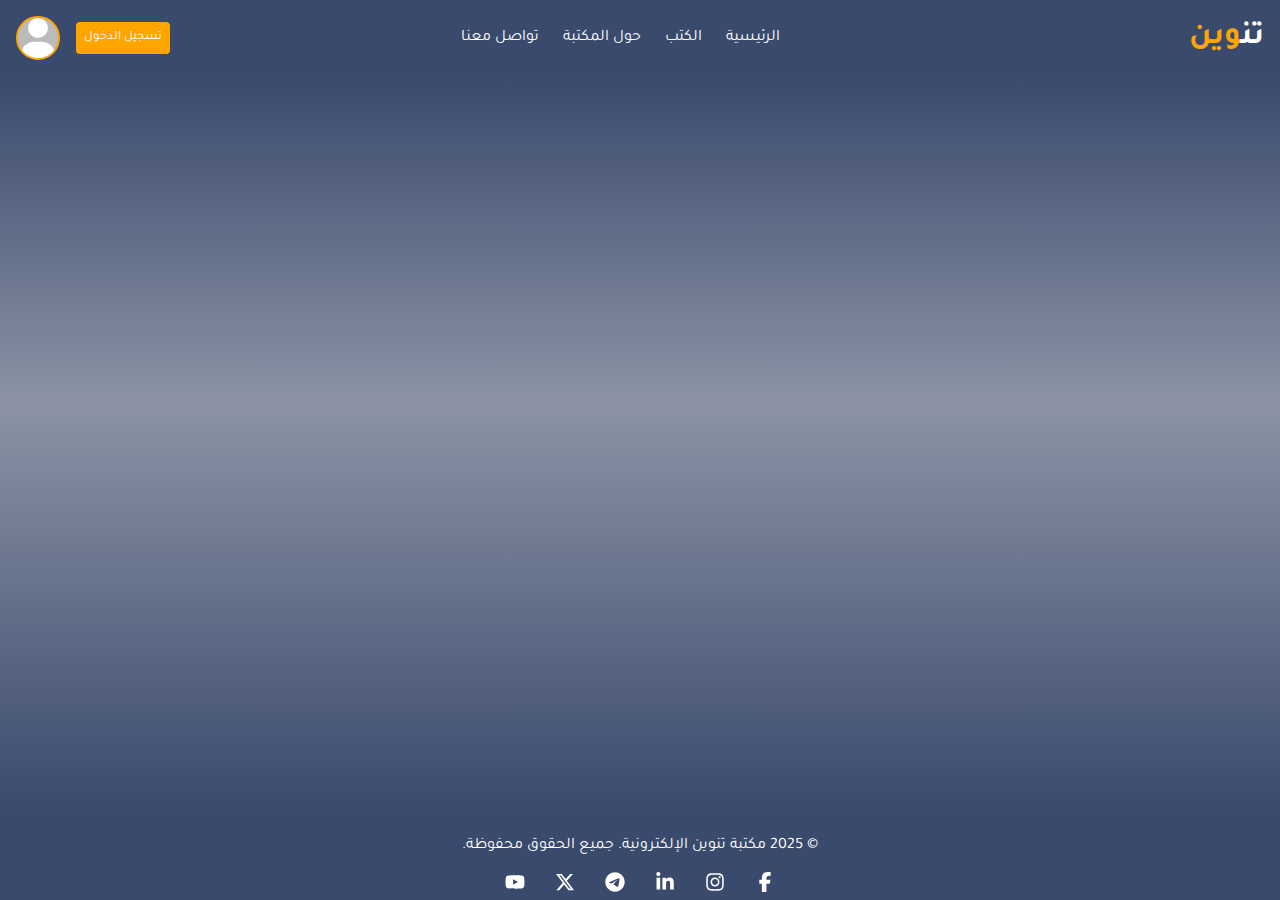
<file: index.html>
<!DOCTYPE html>
<html dir="rtl" lang="ar">

<head>
  <meta charset="UTF-8">
  <meta name="viewport" content="width=device-width, initial-scale=1.0">
  <title>تنوين</title>
  <link rel="stylesheet" href="/css/home.css">
  <link rel="stylesheet" href="/css/search.css">
</head>

<body>
  <div class="intro">
    <h1>اكتشف عالمًا من المعرفة مع تنوين</h1>
    <p> مكتبة إلكترونية عربية تحتوي على العديد من الكتب في مختلف المجالات.</p>
    <p>اقرأ في أي وقت وفي أي مكان.</p>

    <div class="buttons">
      <a href="/pages/browse-books.html">إبدأ القراءة</a>
      <a href="/pages/signup.html">إشترك الآن</a>
    </div>
  </div>

  <section>
    <div class="sec1">
      <h2>لماذا تنوين؟</h2>
      <ul>
        <li>آلاف الكتب في كل المجالات</li>
        <li>توصيات متخصصة</li>
        <li>معلومات موثوقة وعناوين مضمونة</li>
      </ul>
    </div>

    <div class="sec2">
      <h2>شاركنا خبرتك</h2>
      <p>إشترك معنا ليصلك جديد الأخبار والكتب.</p>
      <div class="email">
        <input type="email" id="email" placeholder="ادخل بريدك الإلكتروني." />
        <button onclick="subscribe()">إشترك</button>
      </div>
      <p id="message"></p>
    </div>

    <div class="sec3">
      <h2>كل شيء في مكان واحد</h2>
      <ul>
        <li>مجالات متعددة</li>
        <li>مؤلفين من جميع الفئات</li>
        <li>واجهة سهلة وبسيطة</li>
      </ul>
    </div>
  </section>


  <script src="/js/header-footer.js"></script>
  <script src="/js/home.js"></script>
</body>

</html>
</file>
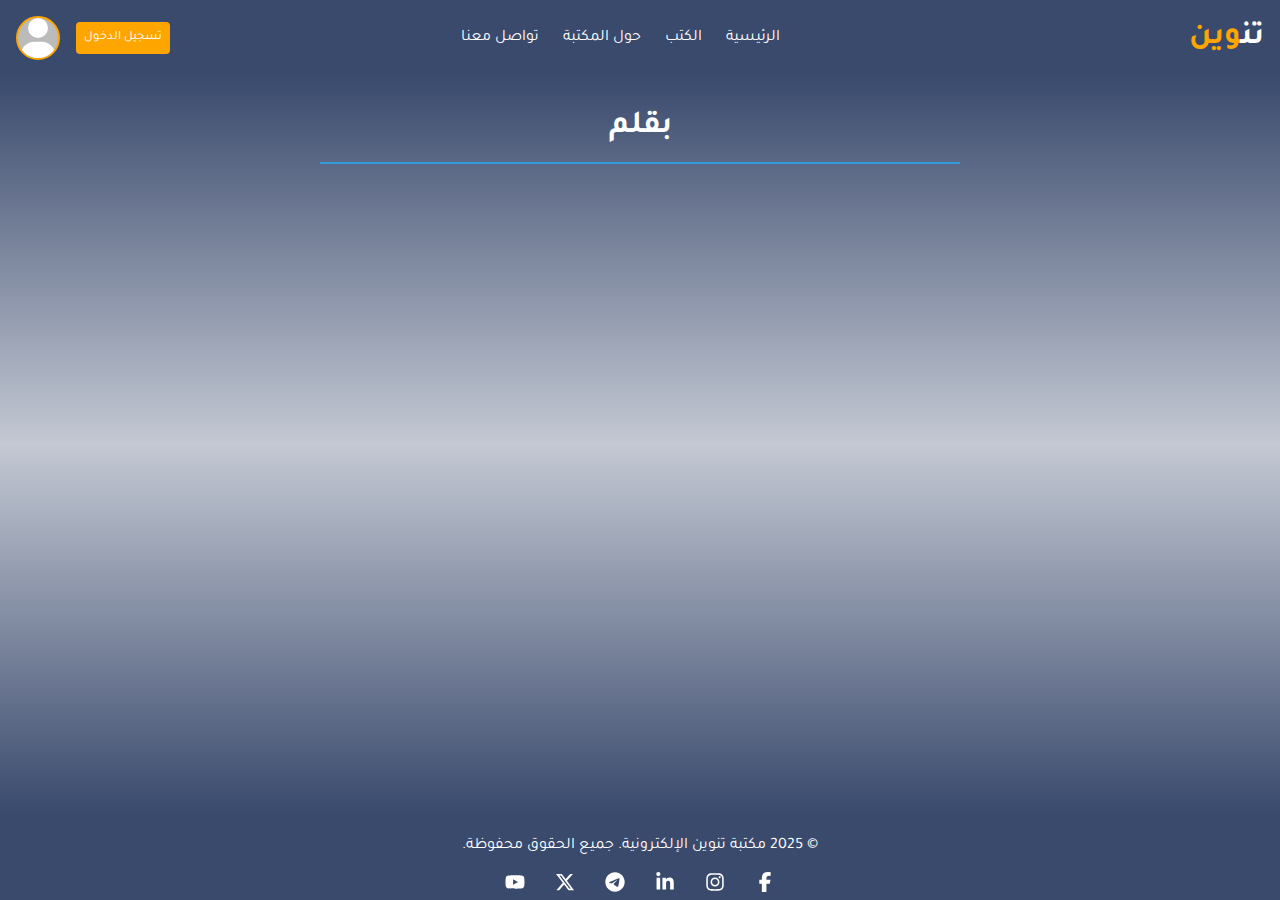
<file: pages/author.html>
<!DOCTYPE html>
<html lang="ar" dir="rtl">

<head>
    <meta charset="UTF-8">
    <meta name="viewport" content="width=device-width, initial-scale=1.0">
    <title>تنوين: متكتبة إلكترونية</title>
    <link rel="stylesheet" href="/css/grid-layout.css">
</head>

<body>
    <section>
        <h1>بقلم <span id="author"></span></h1>

        <div id="books-container"></div>
    </section>

    <script src="/js/header-footer.js"></script>
    <script src="/js/author.js"></script>
</body>

</html>
</file>
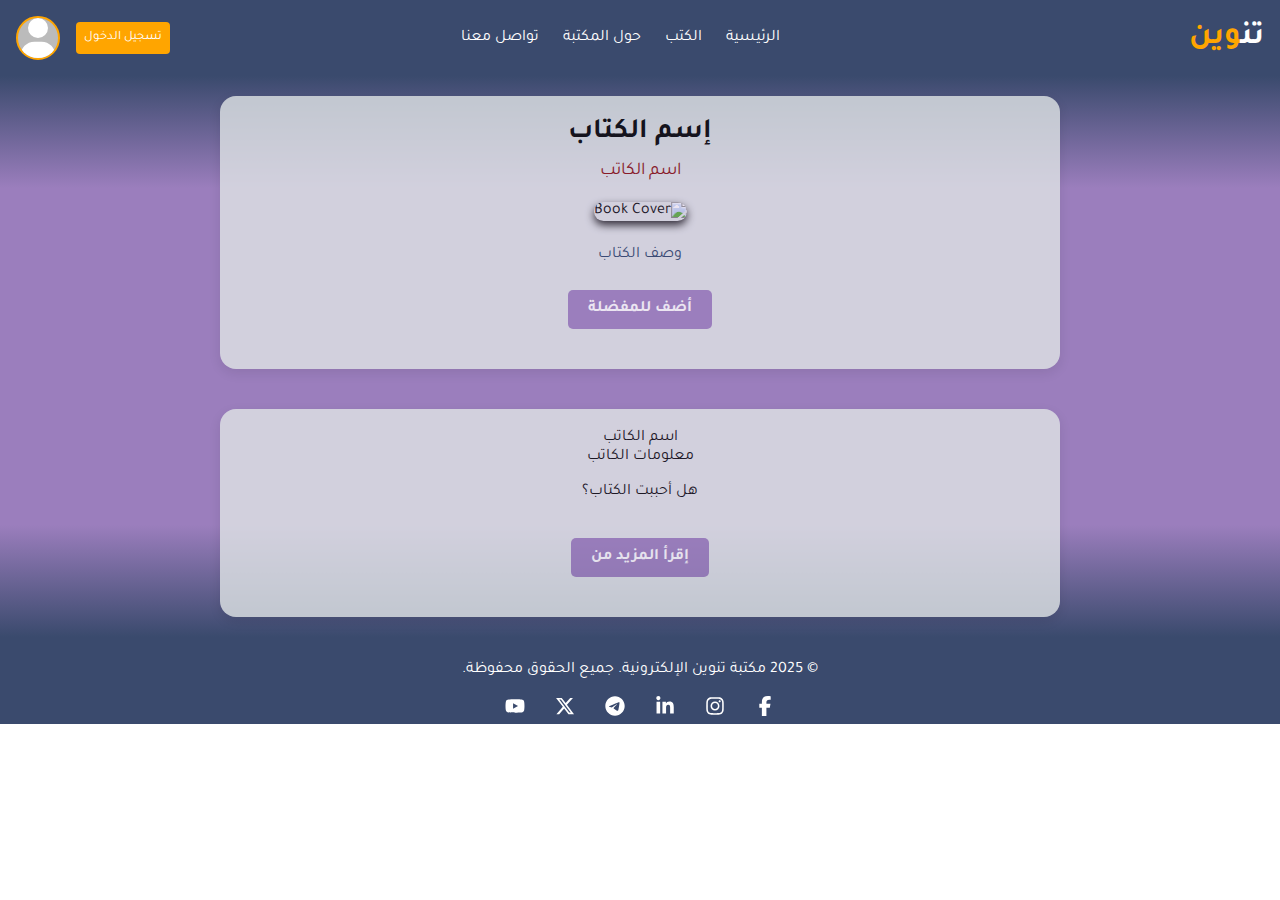
<file: pages/book-page.html>
<!DOCTYPE html>
<html dir="rtl" lang="ar">

<head>
    <meta charset="UTF-8">
    <meta name="viewport" content="width=device-width, initial-scale=1.0">
    <title>تنوين: متكتبة إلكترونية</title>
    <link rel="stylesheet" href="/css/book-page.css">
</head>

<body>
    <section>
        <div class="card">
            <div id="book-title">إسم الكتاب</div>
            <div id="book-author">اسم الكاتب </div>
            <img id="book-cover" height="360" alt="Book Cover">
            <div id="book-description">وصف الكتاب</div>
            <button class="favorite">أضف للمفضلة</button>
        </div>

        <div class="card">
            <div id="author-name">اسم الكاتب</div>
            <div id="author-about">معلومات الكاتب</div>
            <p>هل أحببت الكتاب؟</p>
            <button class="more" id="more">إقرأ المزيد من <span id="name"></span></button>
        </div>
    </section>

    <script src="/js/book.js"></script>
    <script src="/js/header-footer.js"></script>
</body>

</html>
</file>
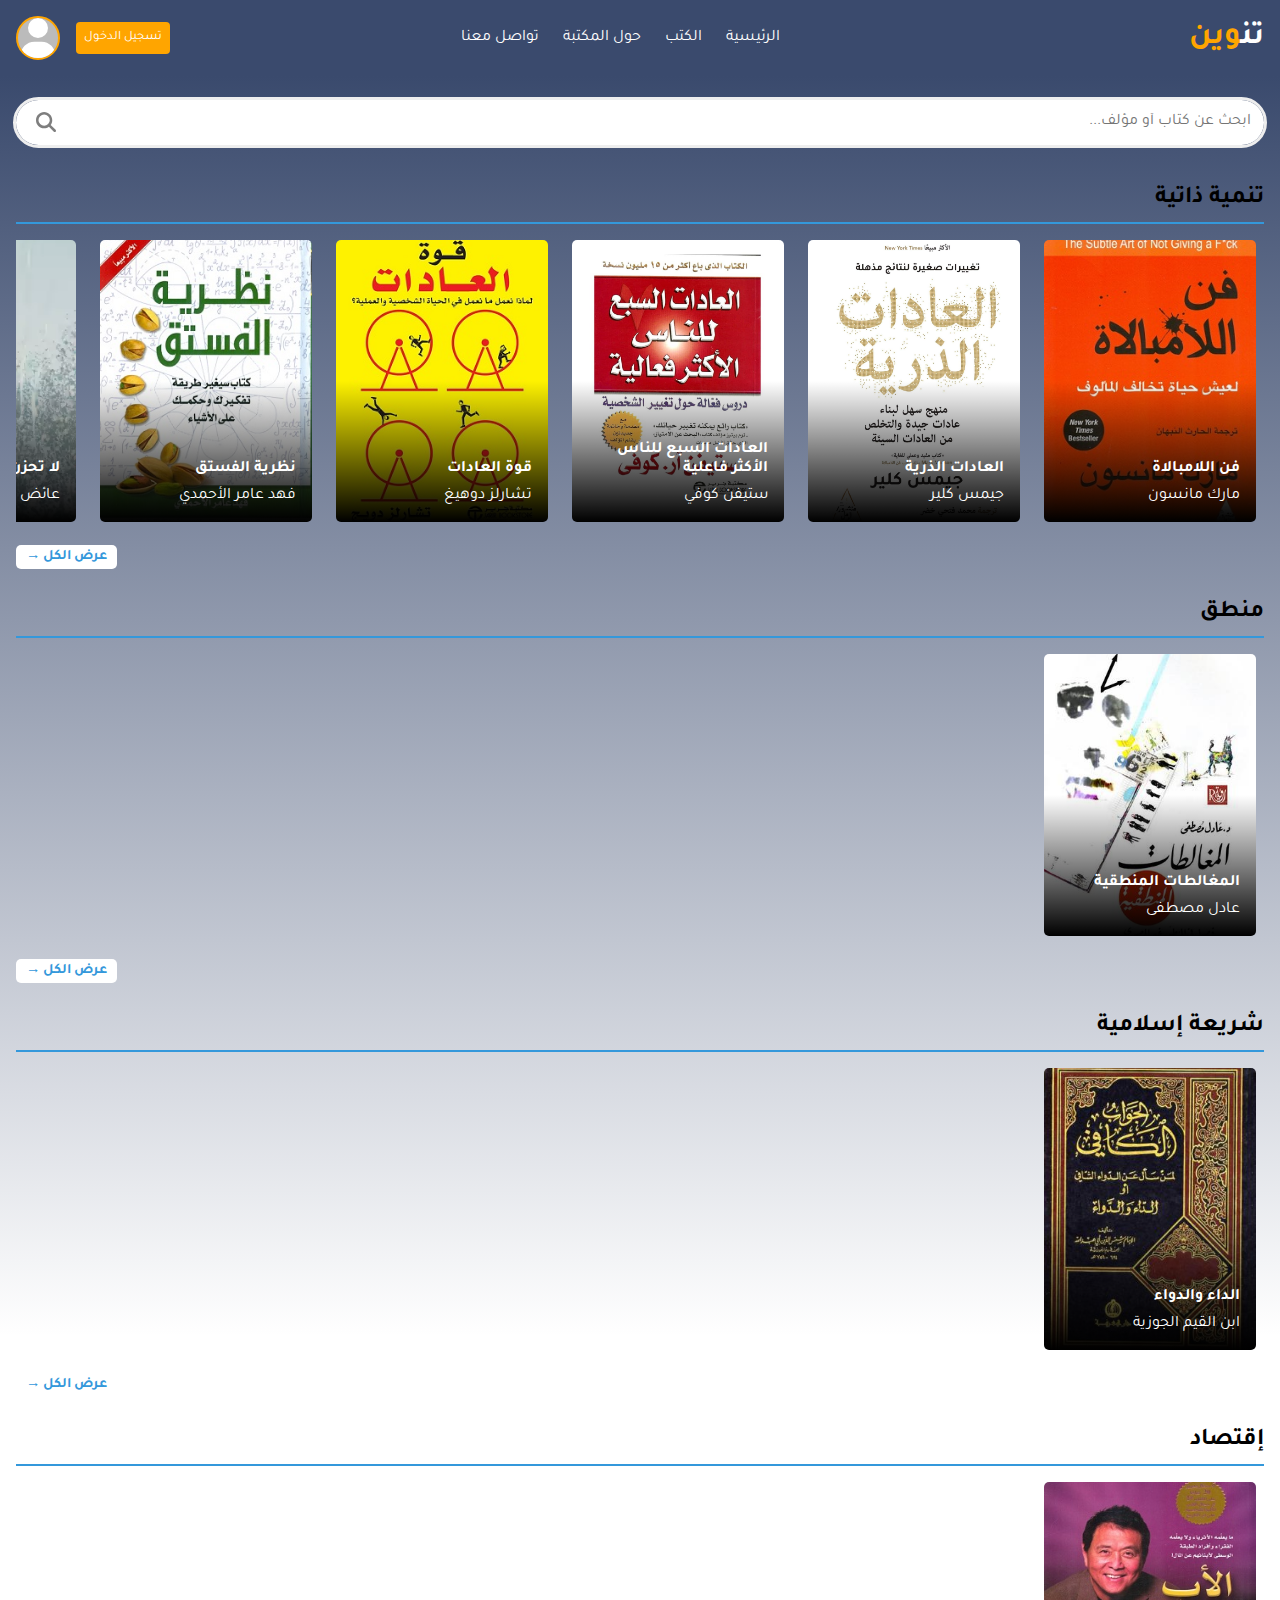
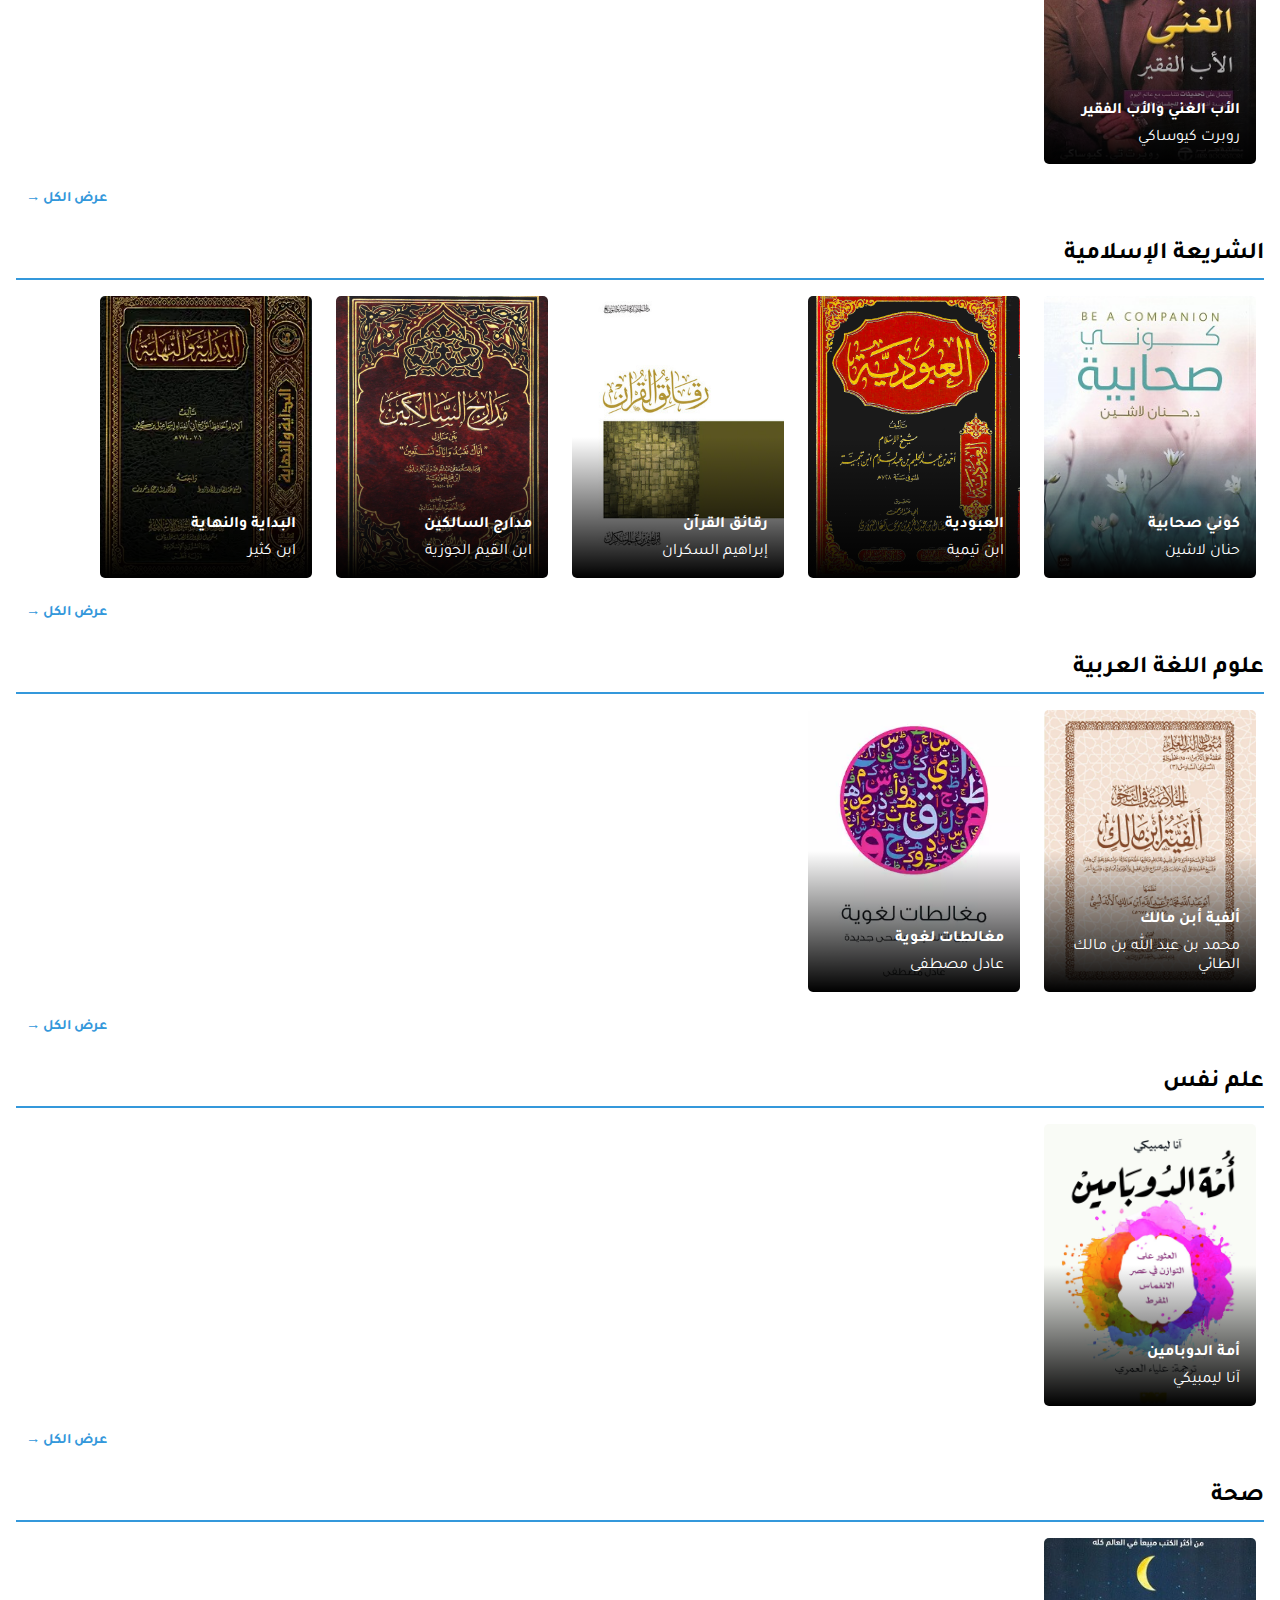
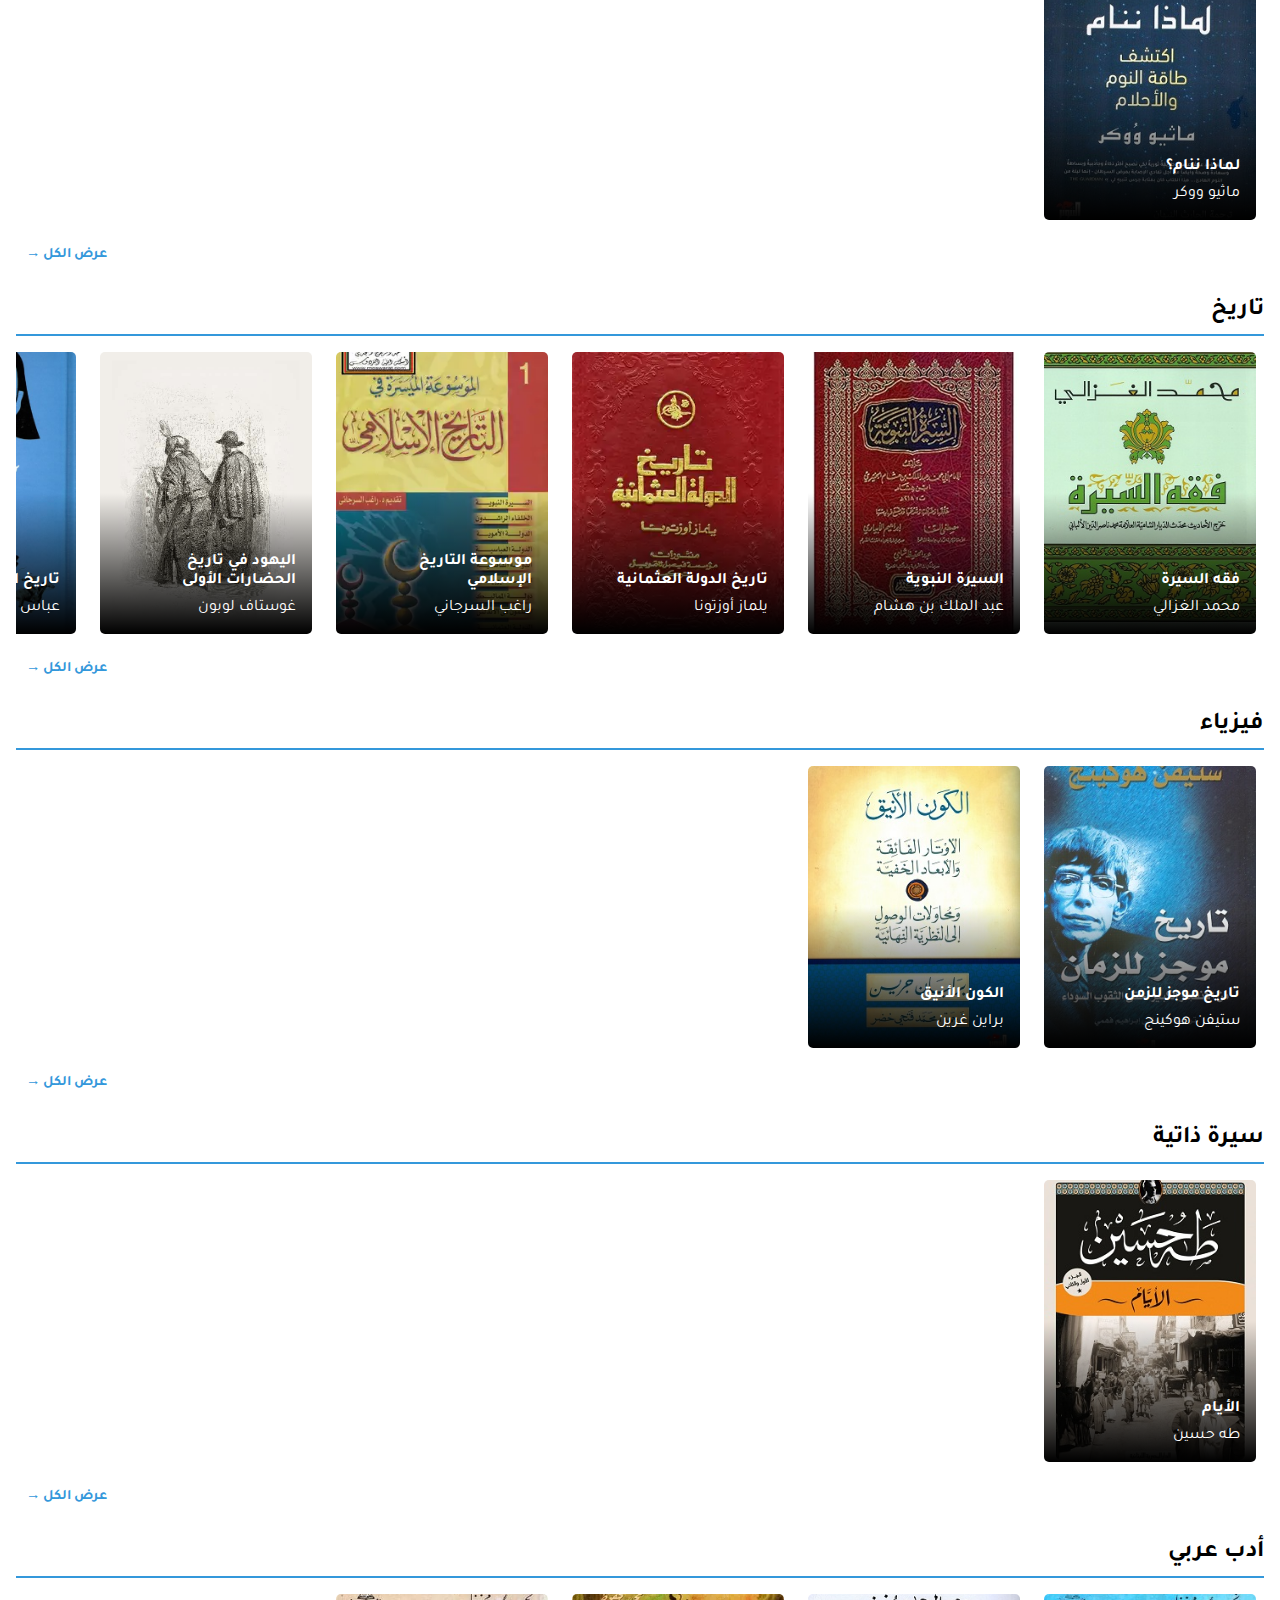
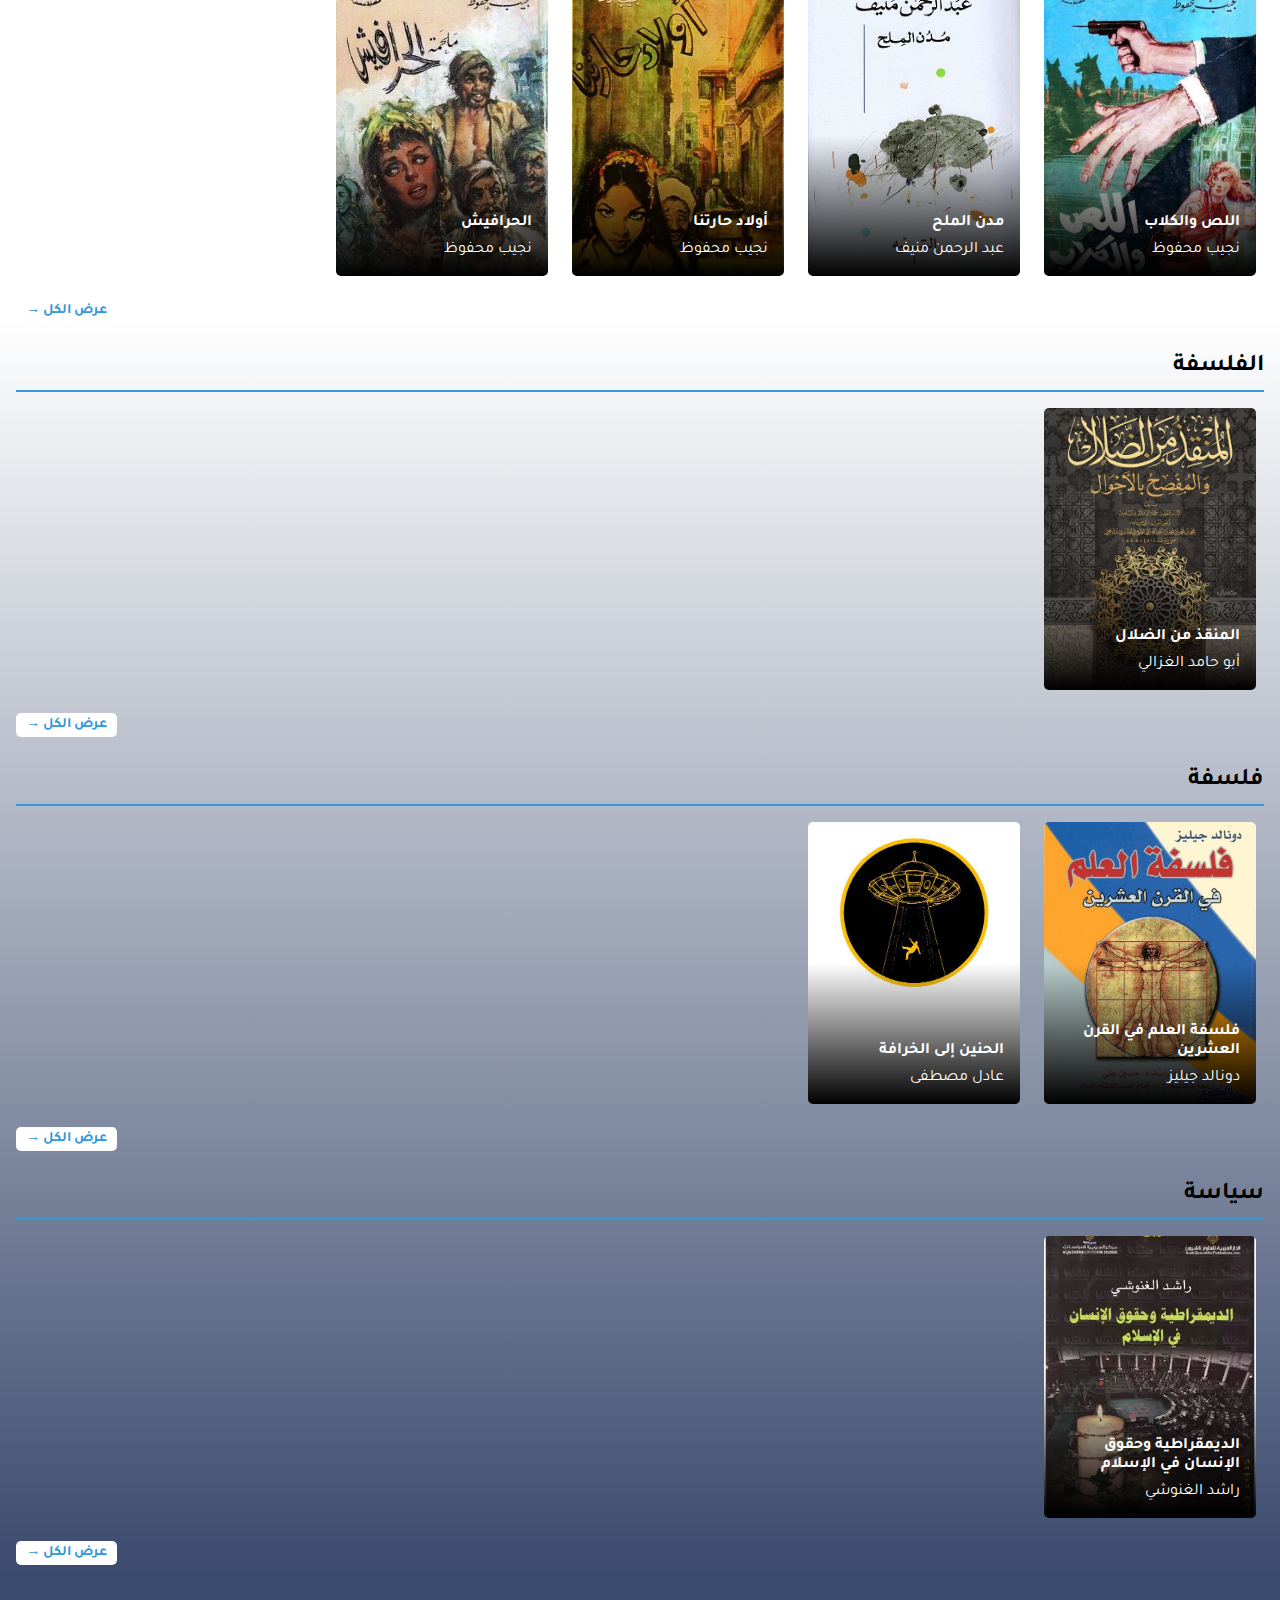
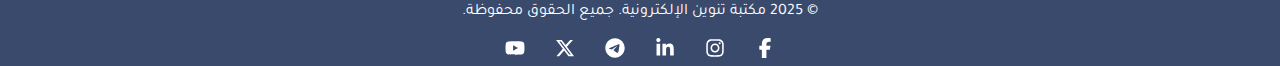
<file: pages/browse-books.html>
<!DOCTYPE html>
<html dir="rtl" lang="ar">

<head>
    <meta charset="UTF-8">
    <meta name="viewport" content="width=device-width, initial-scale=1.0">
    <title>تصفح الكتب</title>
    <link rel="stylesheet" href="/css/browse-books.css">
    <link rel="stylesheet" href="/css/search.css">
</head>

<body>
    <section>
        <div class="search">
            <div class="search-container">
                <input type="text" id="search-bar" placeholder="ابحث عن كتاب أو مؤلف..." autocomplete="off">
                <img class="magnifying-glass" src="/assets/icons/magnifying-glass.svg" alt="">
                <div id="search-results" class="search-results"></div>
            </div>
        </div>
        <div id="sections-container"></div>
    </section>

    <script src="/js/sections.js"></script>
    <script src="/js/search.js"></script>
    <script src="/js/header-footer.js"></script>
</body>

</html>
</file>
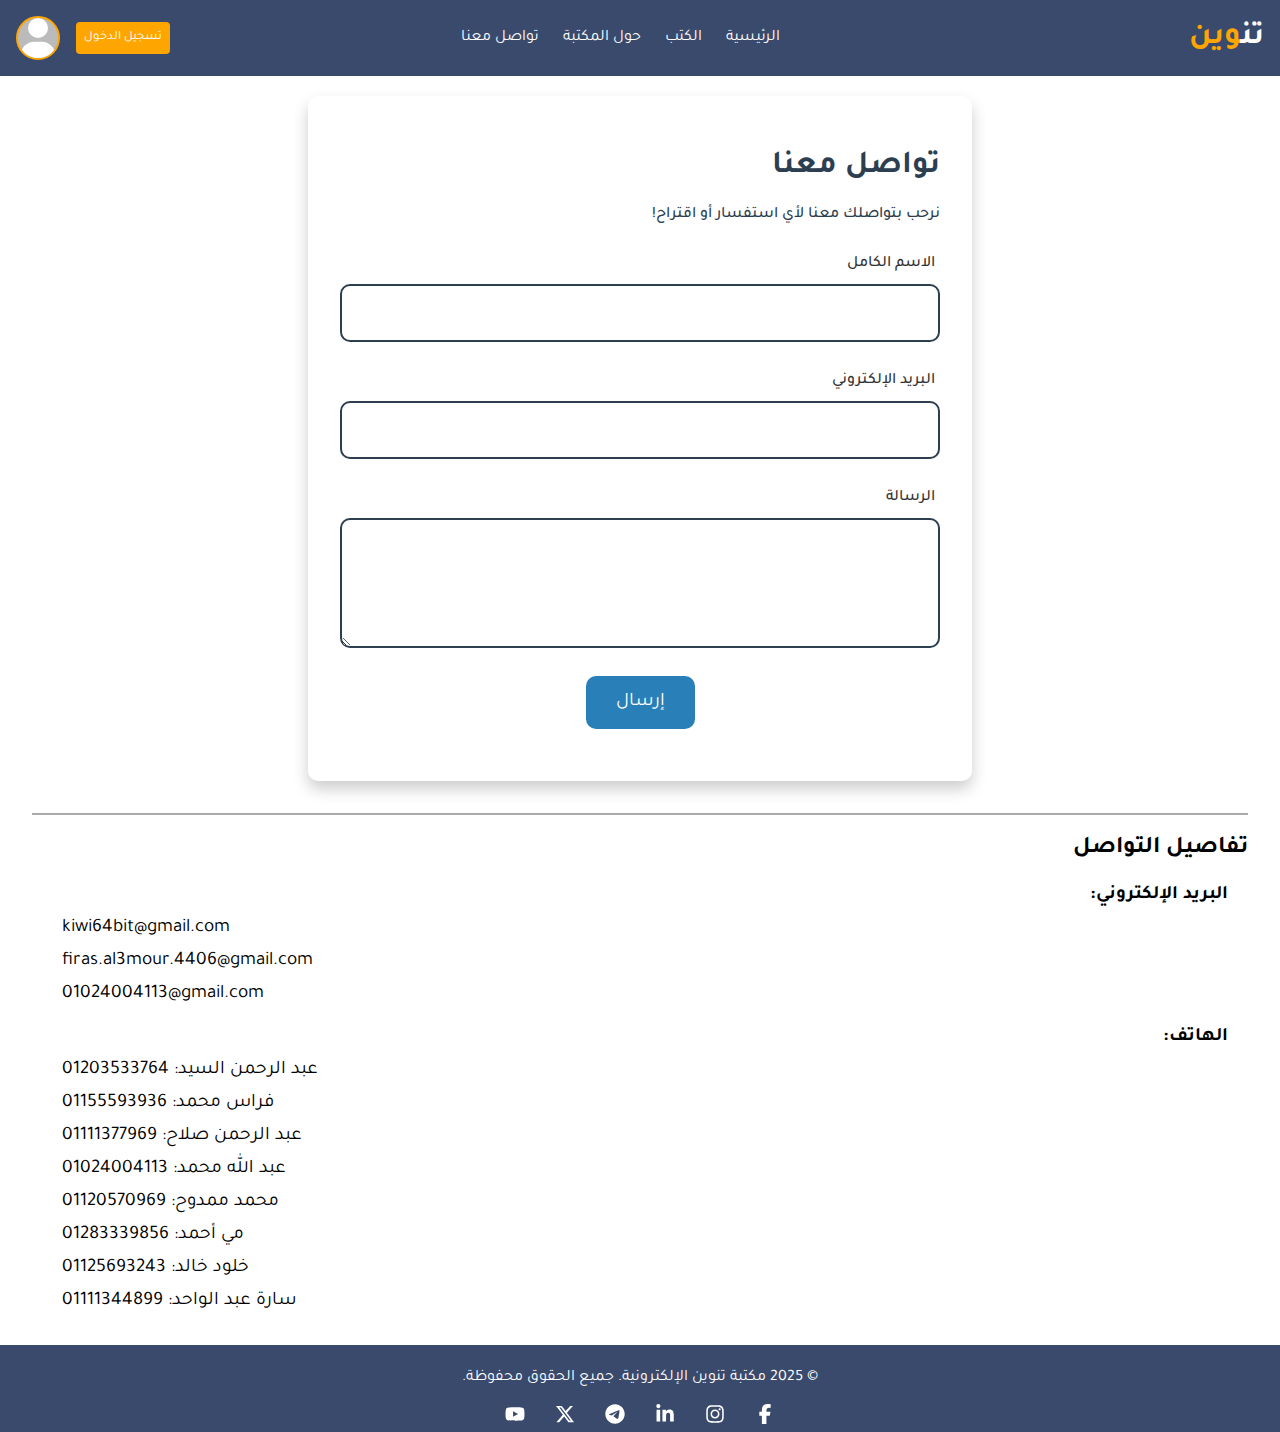
<file: pages/contactUs.html>
<!DOCTYPE html>
<html lang="ar" dir="rtl">

<head>
  <meta charset="UTF-8">
  <title>تواصل معنا </title>
  <link rel="stylesheet" href="/css/contactUs.css">
  <link rel="stylesheet" href="/css/header-footer.css">
</head>

<body>
  <section>
    <div class="contact-container">
      <h1>تواصل معنا</h1>
      <p class="welcome">نرحب بتواصلك معنا لأي استفسار أو اقتراح!</p>

      <form action="#" method="post">
        <label for="name">الاسم الكامل</label>
        <input type="text" id="name" name="name" required>

        <label for="email">البريد الإلكتروني</label>
        <input type="email" id="email" name="email" required>

        <label for="message">الرسالة</label>
        <textarea id="message" name="message" rows="6" required></textarea>

        <button type="submit">إرسال</button>
      </form>
    </div>
    <div class="contact-details">
      <h2>تفاصيل التواصل</h2>
      <ul class="email">
        <label>البريد الإلكتروني:</label>
        <li>kiwi64bit@gmail.com</li>
        <li>firas.al3mour.4406@gmail.com</li>
        <li>01024004113@gmail.com</li>

      </ul>
      <ul class="phone">
        <label>الهاتف:</label>
        <li>01203533764 :عبد الرحمن السيد</li>
        <li>01155593936 :فراس محمد</li>
        <li>01111377969 :عبد الرحمن صلاح</li>
        <li>01024004113 :عبد الله محمد</li>
        <li>01120570969 :محمد ممدوح</li>
        <li>01283339856 :مي أحمد</li>
        <li>01125693243 :خلود خالد</li>
        <li>01111344899 :سارة عبد الواحد</li>
      </ul>
    </div>
  </section>
  <script src="/js/header-footer.js"></script>
</body>

</html>
</file>
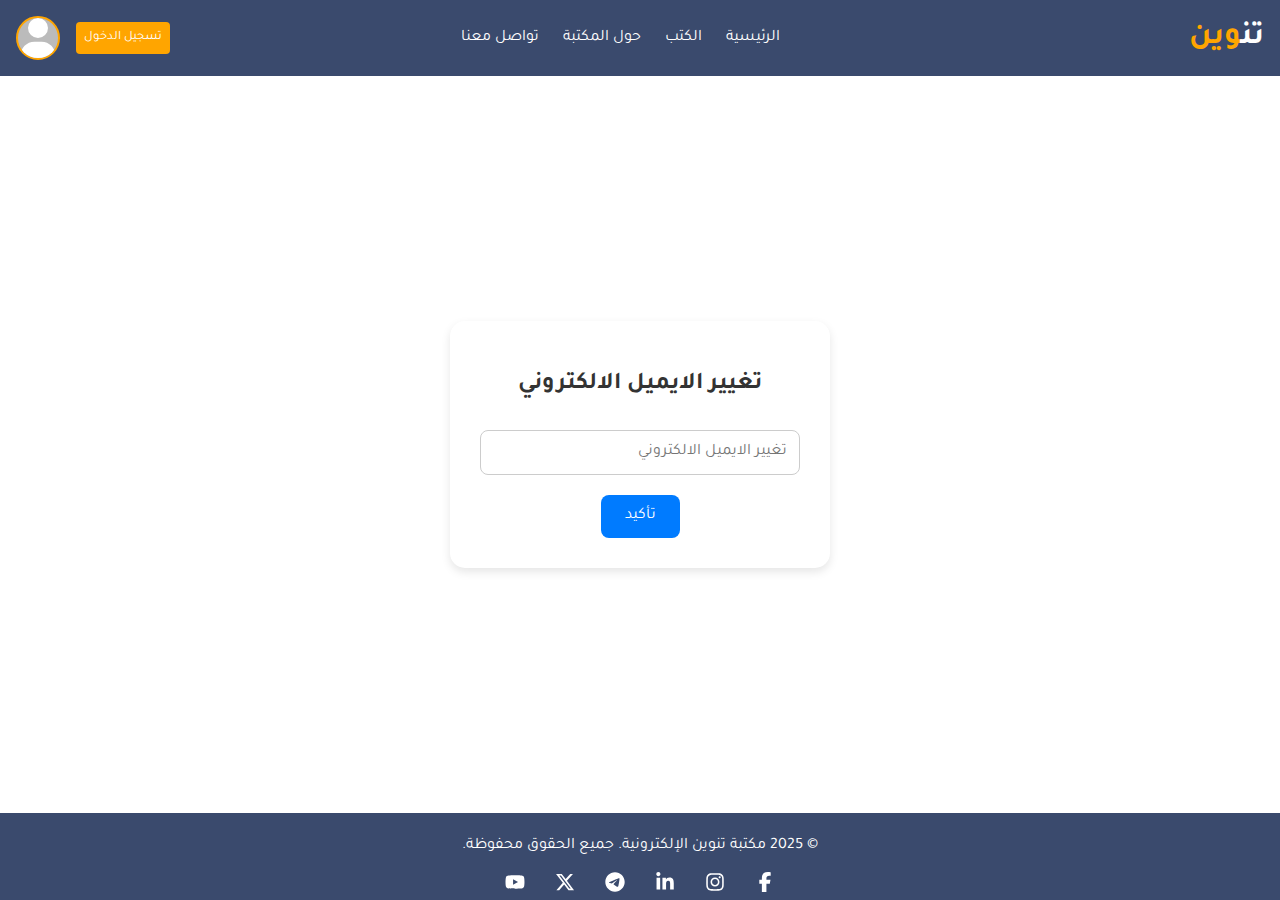
<file: pages/emailChange.html>
<!DOCTYPE html>
<html lang="ar" dir="rtl">

<head>
    <meta charset="UTF-8">
    <title>تغيير الايميل الالكتروني</title>
    <link rel="stylesheet" href="/css/emailChange.css">
</head>

<body>
    <section>
        <div class="container">
            <h2>
                تغيير الايميل الالكتروني
            </h2>
            <form>
                <input type="email" placeholder="تغيير الايميل الالكتروني" required>
                <button type="submit">تأكيد</button>
            </form>
        </div>
    </section>
    <script src="/js/header-footer.js"></script>

</html>
</file>
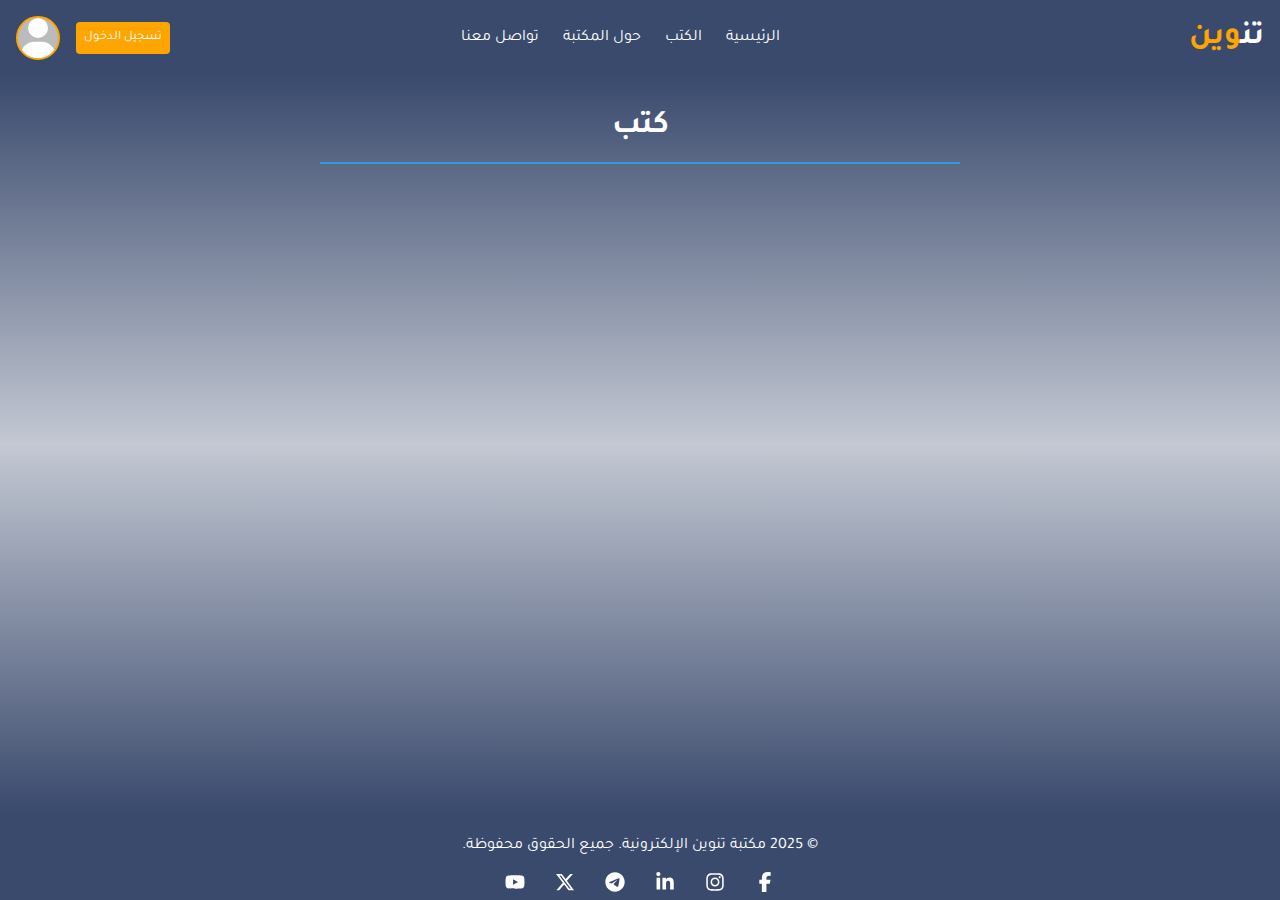
<file: pages/genre.html>
<!DOCTYPE html>
<html lang="ar" dir="rtl">

<head>
    <meta charset="UTF-8">
    <meta name="viewport" content="width=device-width, initial-scale=1.0">
    <title>Document</title>
    <link rel="stylesheet" href="/css/grid-layout.css">
</head>

<body>
    <section>
        <h1>كتب <span id="genre"></span></h1>
        
        <div id="books-container"></div>
    </section>

    <script src="/js/header-footer.js"></script>
    <script src="/js/genre.js"></script>
</body>

</html>
</file>
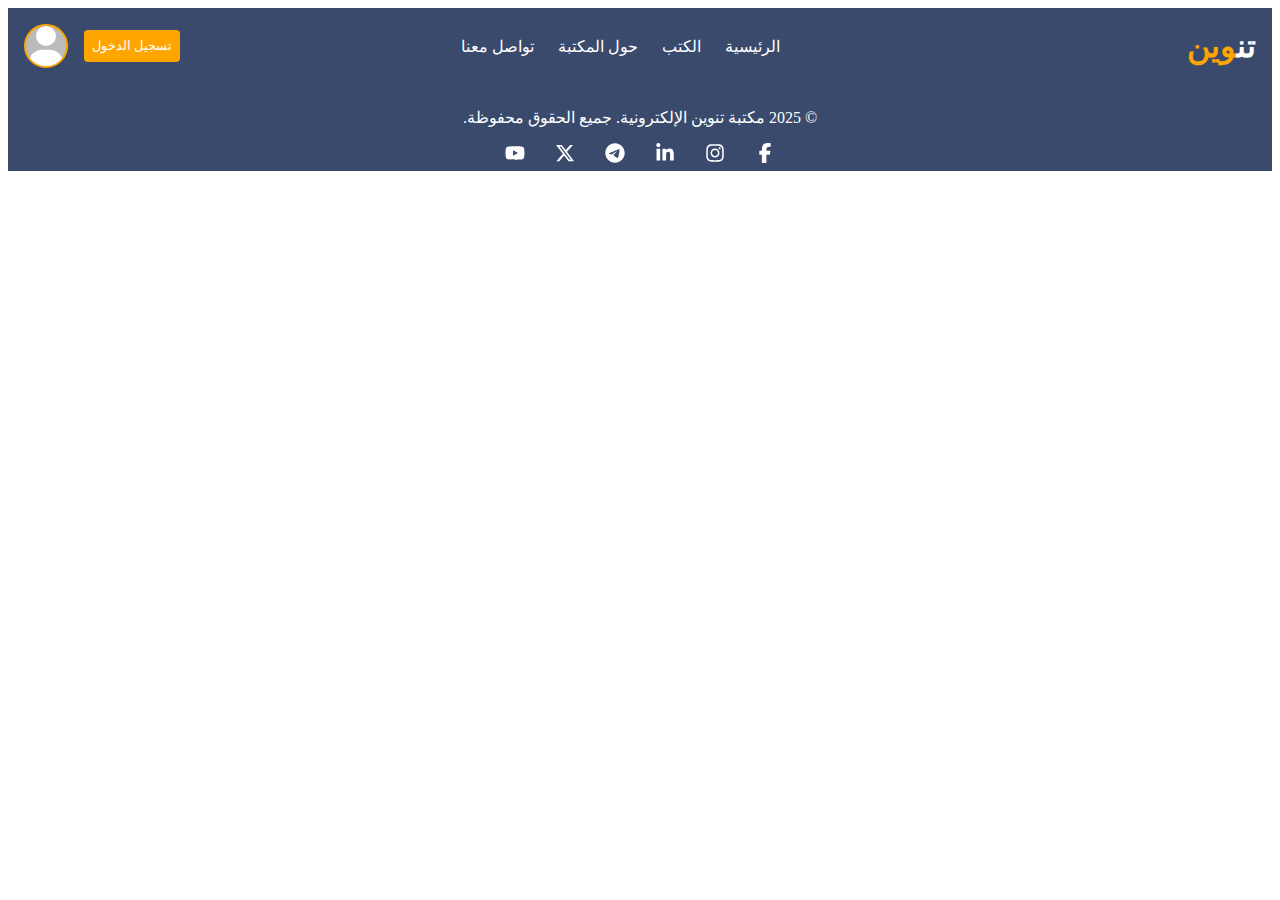
<file: pages/header-footer.html>
<!DOCTYPE html>
<html lang="ar" dir="rtl">

<head>
    <meta charset="UTF-8">
    <meta name="viewport" content="width=device-width, initial-scale=1.0">
    <title>تنوين</title>
    <link rel="stylesheet" href="/css/header-footer.css">
</head>

<body>
    <header id="header">
        <a href="/index.html" class="logo">
            تن<span>وين</span>
        </a>
        <nav>
            <ul>
                <li><a href="/index.html">الرئيسية</a></li>
                <li><a href="/pages/browse-books.html">الكتب</a></li>
                <li><a href="/pages/libraryInfo.html">حول المكتبة</a></li>
                <li><a href="/pages/contactUs.html">تواصل معنا</a></li>
            </ul>
        </nav>
        <div class="profile">
            <a href="/pages/profile.html">
                <img src="/assets/icons/user-solid.svg" class="profile-image" alt="">
            </a>
            <a href="/pages/signin.html">
                <button class="sign-up">تسجيل الدخول</button>
            </a>
        </div>
    </header>

    <footer id="footer">
        <p>&copy; 2025 مكتبة تنوين الإلكترونية. جميع الحقوق محفوظة.</p>
        <div class="social-media">
            <a href="https://www.facebook.com/"><img src="/assets/icons/facebook.svg" alt="facebook"></a>
            <a href="https://www.instagram.com/"><img src="/assets/icons/instagram.svg" alt="instagram"></a>
            <a href="https://www.linked-in.com/"><img src="/assets/icons/linkedin-in.svg" alt="linked in"></a>
            <a href="https://www.telegram.com/"><img src="/assets/icons/telegram.svg" alt="telegram"></a>
            <a href="https://www.x.com/"><img src="/assets/icons/x-twitter.svg" alt="x-twitter"></a>
            <a href="https://www.yputupe.com/"><img src="/assets/icons/youtube.svg" alt="youtube"></a>
        </div>

    </footer>
</body>

</html>
</file>
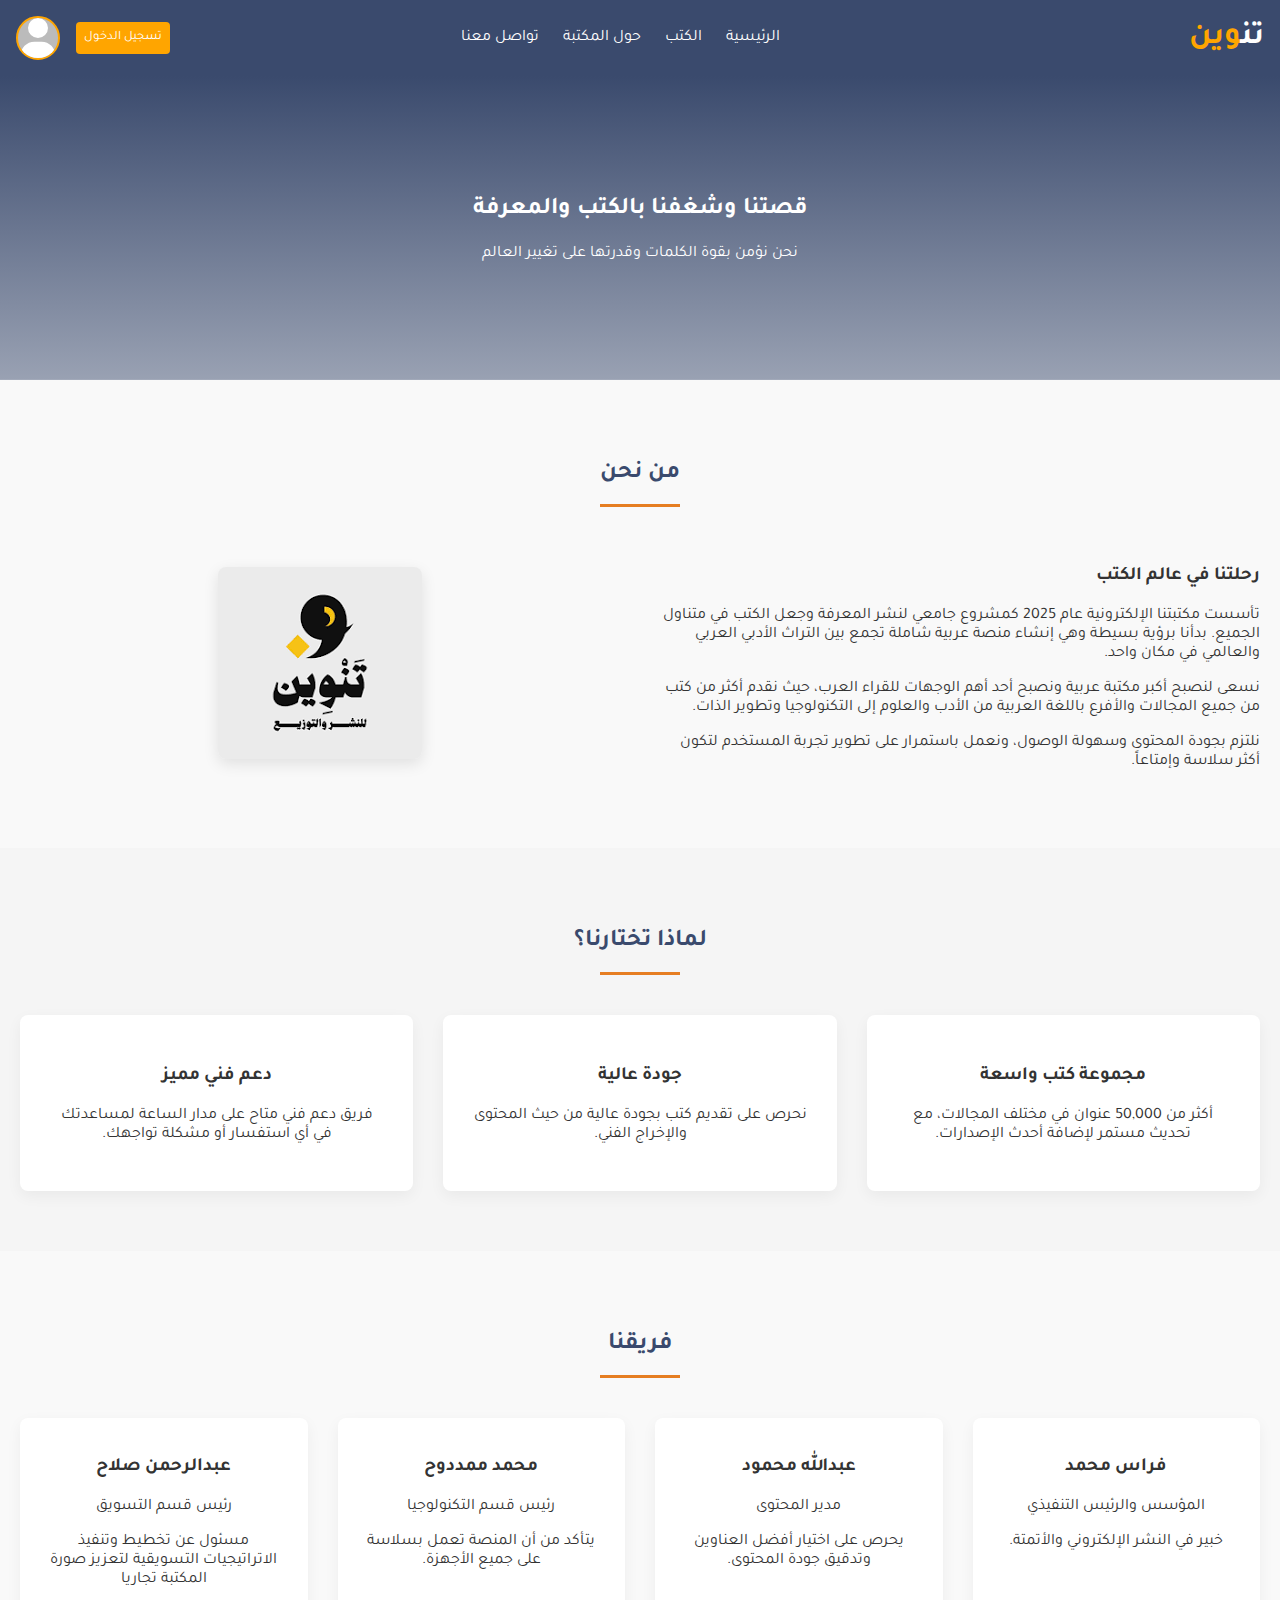
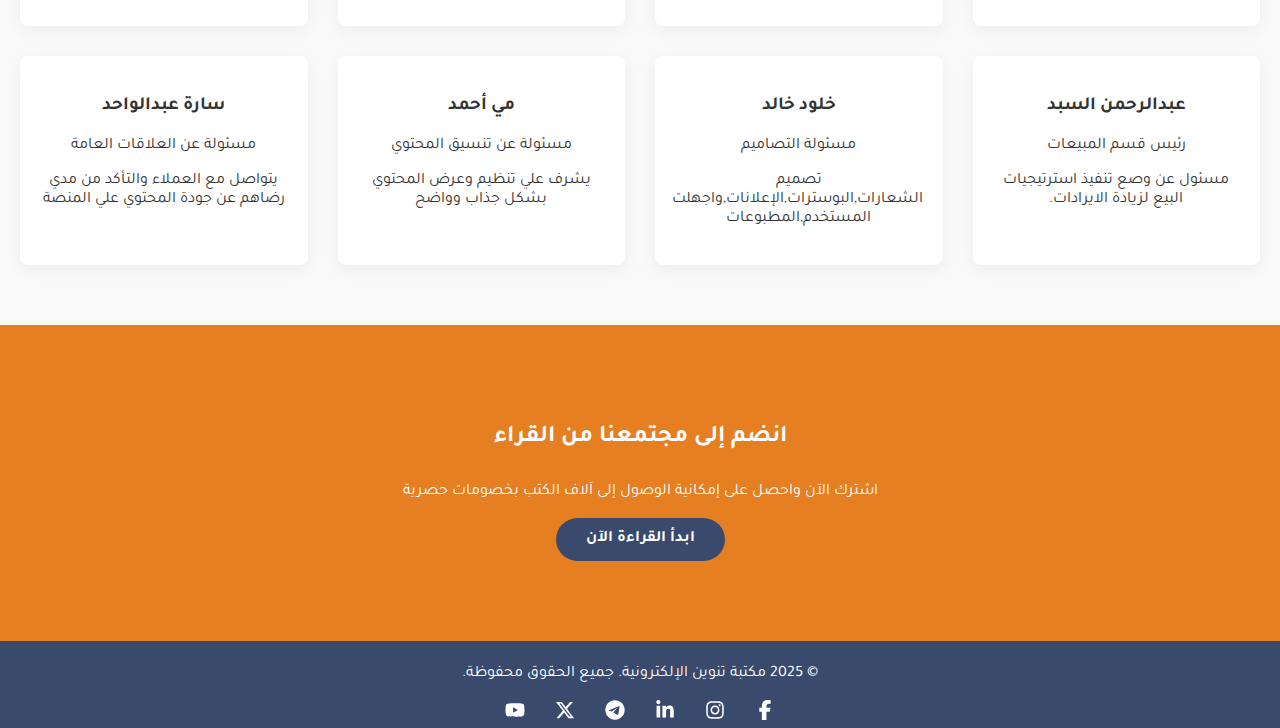
<file: pages/libraryInfo.html>
<!DOCTYPE html>
<html lang="ar" dir="rtl">
<head>
    <meta charset="UTF-8">
    <meta name="viewport" content="width=device-width, initial-scale=1.0">
    <title>من نحن - مكتبتنا الإلكترونية</title>
    <link rel="stylesheet" href="/css/libraryInfo.css">
</head>
<body>
    <section class="intro">
        <div class="container">
            <h2>قصتنا وشغفنا بالكتب والمعرفة</h2>
            <p>نحن نؤمن بقوة الكلمات وقدرتها على تغيير العالم</p>
        </div>
    </section>
    
    <section class="section">
        <div class="container">
            <h2 class="section-title">من نحن</h2>
            <div class="about-content">
                <div class="about-text">
                    <h3>رحلتنا في عالم الكتب</h3>
                    <p>تأسست مكتبتنا الإلكترونية عام 2025 كمشروع جامعي لنشر المعرفة وجعل الكتب في متناول الجميع. بدأنا برؤية بسيطة وهي إنشاء منصة عربية شاملة تجمع بين التراث الأدبي العربي والعالمي في مكان واحد.</p>
                    <p> نسعى لنصبح أكبر مكتبة عربية ونصبح أحد أهم الوجهات للقراء العرب، حيث نقدم أكثر من كتب من جميع المجالات والأفرع باللغة العربية من الأدب والعلوم إلى التكنولوجيا وتطوير الذات.</p>
                    <p>نلتزم بجودة المحتوى وسهولة الوصول، ونعمل باستمرار على تطوير تجربة المستخدم لتكون أكثر سلاسة وإمتاعاً.</p>
                </div>
                <div class="about-image">
                    <img src="/assets/images/download.png" alt="فريق مكتبتنا الإلكترونية">
                </div>
            </div>
        </div>
    </section>
    
    <section class="section" style="background-color: #f5f5f5;">
        <div class="container">
            <h2 class="section-title">لماذا تختارنا؟</h2>
            <div class="features">
                <div class="feature-card">
                    <div class="feature-icon">
                        <i class="fas fa-book-open"></i>
                    </div>
                    <h3>مجموعة كتب واسعة</h3>
                    <p>أكثر من 50,000 عنوان في مختلف المجالات، مع تحديث مستمر لإضافة أحدث الإصدارات.</p>
                </div>
                <div class="feature-card">
                    <div class="feature-icon">
                        <i class="fas fa-star"></i>
                    </div>
                    <h3>جودة عالية</h3>
                    <p>نحرص على تقديم كتب بجودة عالية من حيث المحتوى والإخراج الفني.</p>
                </div>
                <div class="feature-card">
                    <div class="feature-icon">
                        <i class="fas fa-headset"></i>
                    </div>
                    <h3>دعم فني مميز</h3>
                    <p>فريق دعم فني متاح على مدار الساعة لمساعدتك في أي استفسار أو مشكلة تواجهك.</p>
                </div>
            </div>
        </div>
    </section>
    
    <section class="section">
        <div class="container">
            <h2 class="section-title">فريقنا</h2>
            <div class="team-members">
                <div class="team-member">
                    <h3>فراس محمد</h3>
                    <p>المؤسس والرئيس التنفيذي</p>
                    <p>خبير في النشر الإلكتروني والأتمتة.</p>
                </div>
                <div class="team-member">
                    <h3>عبدالله محمود</h3>
                    <p>مدير المحتوى</p>
                    <p>يحرص على اختيار أفضل العناوين وتدقيق جودة المحتوى.</p>
                </div>
                <div class="team-member">
                    <h3>محمد ممددوح</h3>
                    <p>رئيس قسم التكنولوجيا</p>
                    <p>يتأكد من أن المنصة تعمل بسلاسة على جميع الأجهزة.</p>
                </div>
                <div class="team-member">
                    <h3>عبدالرحمن صلاح</h3>
                    <p>رئيس قسم التسويق</p>
                    <p>مسئول عن تخطيط وتنفيذ الاتراتيجيات التسويقية لتعزيز صورة المكتبة تجاريا </p>
                </div>
                <div class="team-member">
                    <h3>عبدالرحمن السبد</h3>
                    <p>رئيس قسم المبيعات</p>
                    <p>مسئول عن وصع تنفيذ استرتيجيات البيع لزيادة الايرادات.</p>
                </div>
                <div class="team-member">
                    <h3>خلود خالد</h3>
                    <p>مسئولة التصاميم</p>
                    <p>تصميم الشعارات,البوسترات,الإعلانات,واجهلت المستخدم,المطبوعات</p>
                </div>
                <div class="team-member">
                    <h3>مي أحمد</h3>
                    <p>مسئولة عن تنسيق المحتوي</p>
                    <p>يشرف علي تنظيم وعرض المحتوي بشكل جذاب وواضح  </p>
                </div>
                <div class="team-member">
                    <h3>سارة عبدالواحد</h3>
                    <p>مسئولة عن العلاقات العامة</p>
                    <p>يتواصل مع العملاء والتأكد من مدي رضاهم عن  جودة المحتوي علي المنصة</p>
                </div>
            </div>
        </div>
    </section>
    
    <section class="before-footer">
        <div class="container">
            <h2>انضم إلى مجتمعنا من القراء</h2>
            <p>اشترك الآن واحصل على إمكانية الوصول إلى آلاف الكتب بخصومات حصرية</p>
            <a href="/pages/browse-books.html" class="btn">ابدأ القراءة الآن</a>
        </div>
    </section>

    <script src="/js/header-footer.js"></script>
</body>
</html>
</file>
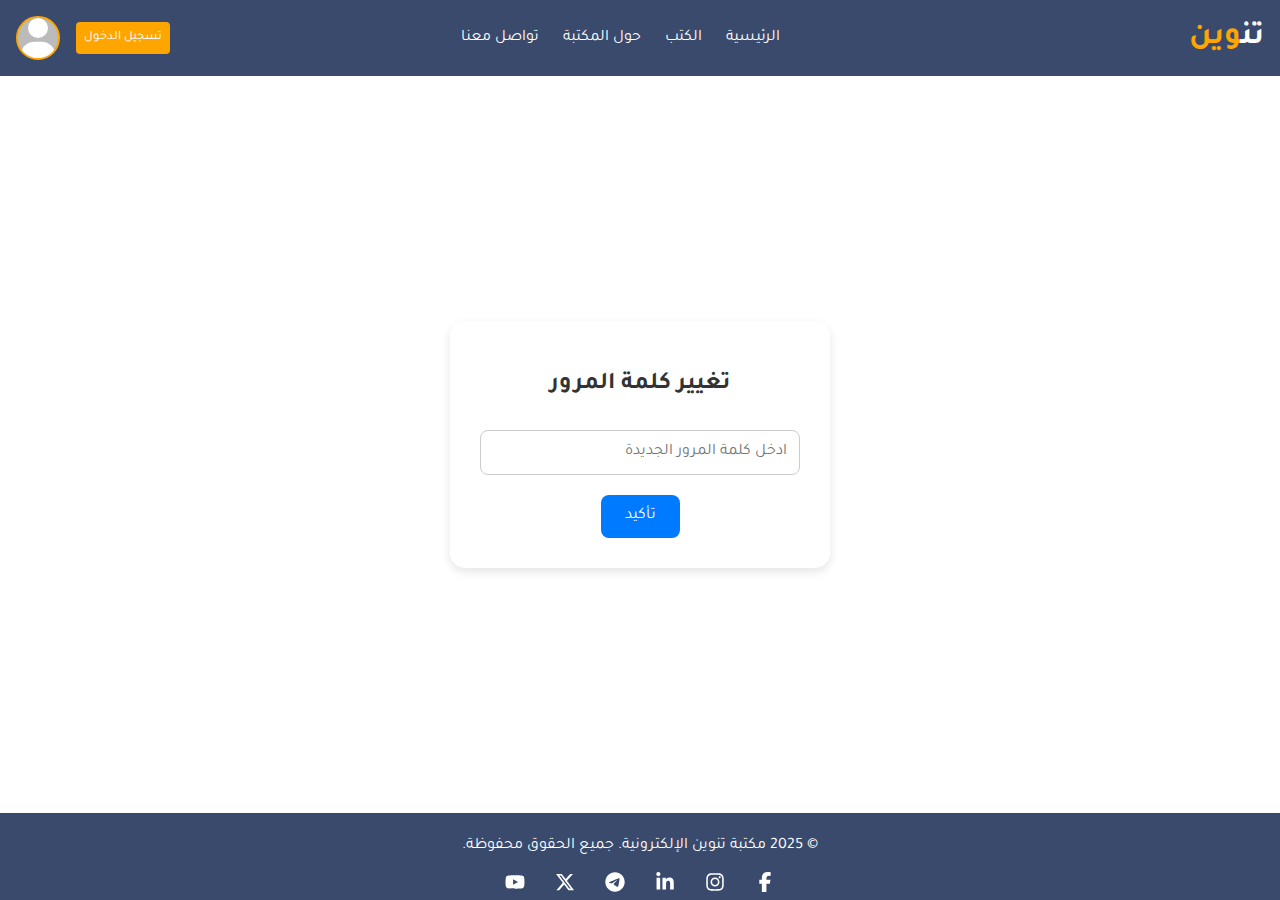
<file: pages/passwordChange.html>
<!DOCTYPE html>
<html lang="ar" dir="rtl">
<head>
    <meta charset="UTF-8">
    <title>تغيير كلمة المرور</title>
    <link rel="stylesheet" href="/css/passwordChange.css">
</head>
<body>
     <section>
    <div class="container">
        <h2>
            تغيير كلمة المرور
        </h2>
        <form>
            <input type="password" placeholder="ادخل كلمة المرور الجديدة" required>
            <button type="submit">تأكيد
                
            </button>
            </div>
        </form>
    </section>
    <script src="/js/header-footer.js"></script>
</body>
</html>
</file>
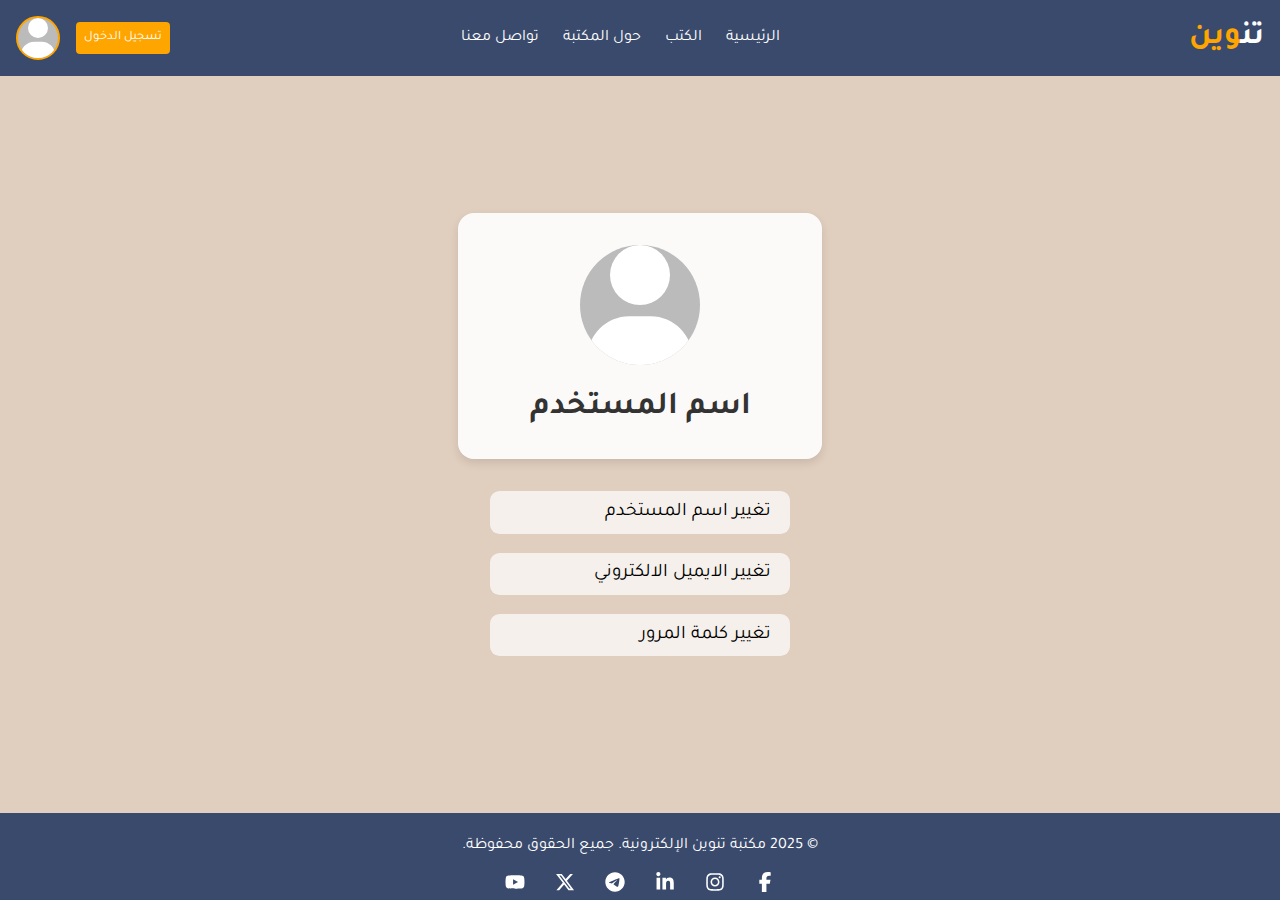
<file: pages/profile.html>
<!DOCTYPE html>
<html lang="ar" dir="rtl">

<head>
    <meta charset="UTF-8">
    <title>الصفحة الشخصية</title>
    <link rel="stylesheet" href="/css/profile.css">
</head>

<body>
    <section class="profile-section">

        <div class="user-card">
            <img src="/assets/icons/user-solid.svg" alt="صورة الملف الشخصي للمستخدم" class="user-image">
            <h2 class="user-name">اسم المستخدم</h2>
        </div>

        <div class="options-list">
            <ul>
                <li><a href="usernameChange.html">تغيير اسم المستخدم</a></li>
                <li><a href="emailChange.html">تغيير الايميل الالكتروني</a></li>
                <li><a href="passwordChange.html">تغيير كلمة المرور</a></li>
            </ul>
        </div>

    </section>
    <script src="/js/header-footer.js"></script>
</body>

</html>
</file>
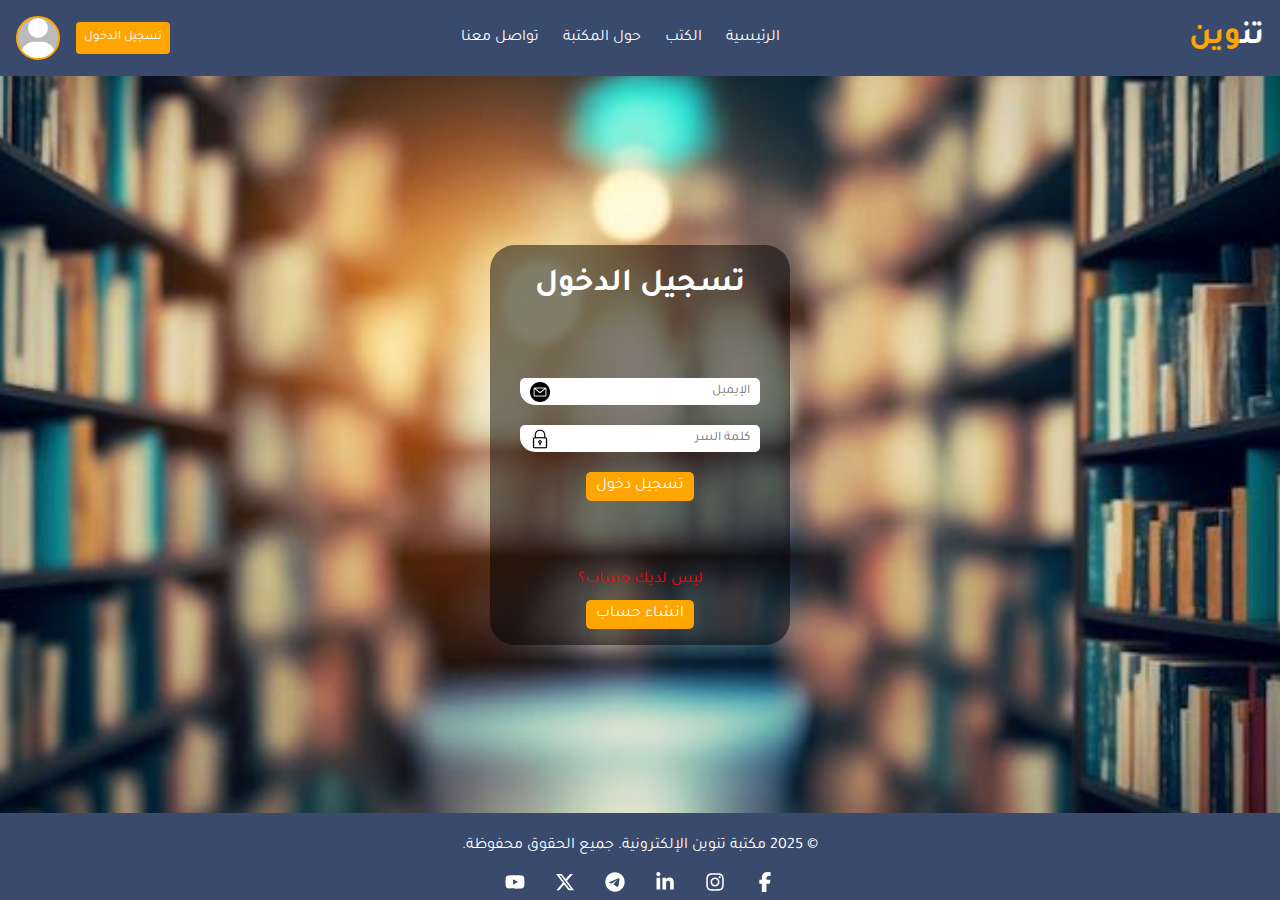
<file: pages/signin.html>
<!DOCTYPE html>
<html lang="en" dir="rtl">

<head>
    <meta charset="UTF-8">

    <title>تسجيل الدخول</title>
    <link rel="stylesheet" href="/css/signin.css">


</head>

<body>
    <section>
        <div class="form">
            <h1 class="signin">تسجيل الدخول</h1>

            <div class="info">
                <div>
                    <input type="email" placeholder="الإيميل">
                    <img src="/assets/icons/3178158.png" alt="" width="20">

                </div>
                <div>
                    <input type="password" placeholder="كلمة السر">
                    <img src="/assets/icons/2889676.png" alt="" width="20">
                </div>
                <button class="login">تسجيل دخول</button>
            </div>
            <div class="no-account">
                <p>ليس لديك حساب؟</p>
                <a href="/pages/signup.html">انشاء حساب</a>
            </div>
        </div>
    </section>

    <script src="/js/header-footer.js"></script>
</body>

</html>
</file>
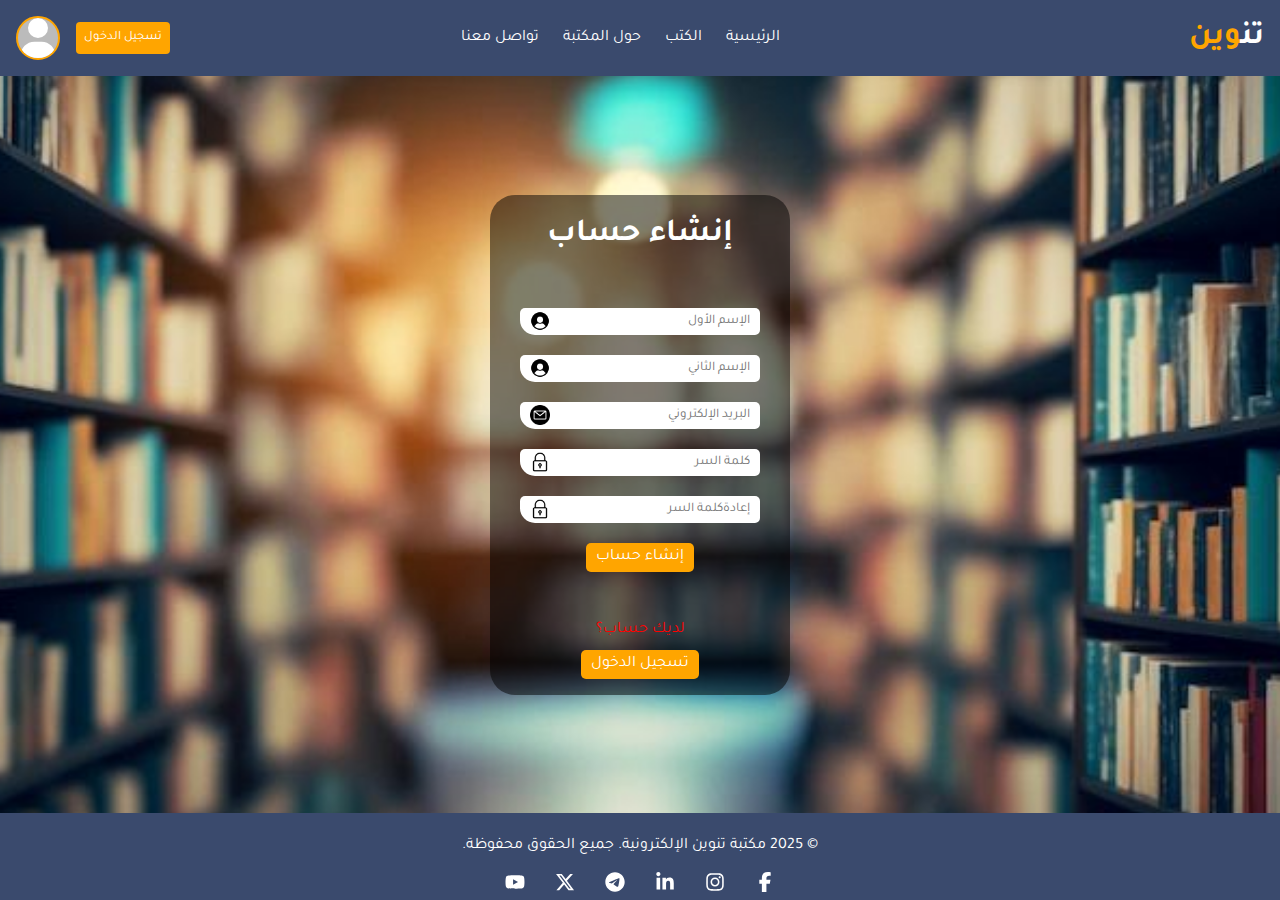
<file: pages/signup.html>
<!DOCTYPE html>
<html lang="en" dir="rtl">

<head>
    <meta charset="UTF-8">

    <title>إنشاء حساب</title>
    <link rel="stylesheet" href="/css/signup.css">


</head>

<body>
    <section>
        <div class="form">
            <h1 class="signup">إنشاء حساب</h1>

            <div class="info">
                <div>
                    <input type="text" placeholder="الإسم الأول">
                    <img src="/assets/icons/free-user-icon-3296-thumb.png" alt="" width="20">

                </div>
                <div>
                    <input type="text" placeholder="الإسم الثاني">
                    <img src="/assets/icons/free-user-icon-3296-thumb.png" alt="" width="20">

                </div>
                <div>
                    <input type="email" placeholder="البريد الإلكتروني">
                    <img src="/assets/icons/3178158.png" alt="" width="20">
                </div>
                <div>
                    <input type="password" placeholder="كلمة السر">
                    <img src="/assets/icons/2889676.png" alt="" width="20">
                </div>
                <div>
                    <input type="password" placeholder="إعادةكلمة السر">
                    <img src="/assets/icons/2889676.png" alt="" width="20">
                </div>
                <button class="create-account">إنشاء حساب</button>
            </div>
            <div class="yes-account">
                <p>لديك حساب؟</p>
                <a href="/pages/login.html">تسجيل الدخول</a>
            </div>
        </div>
    </section>

    <script src="/js/header-footer.js"></script>
</body>

</html>
</file>
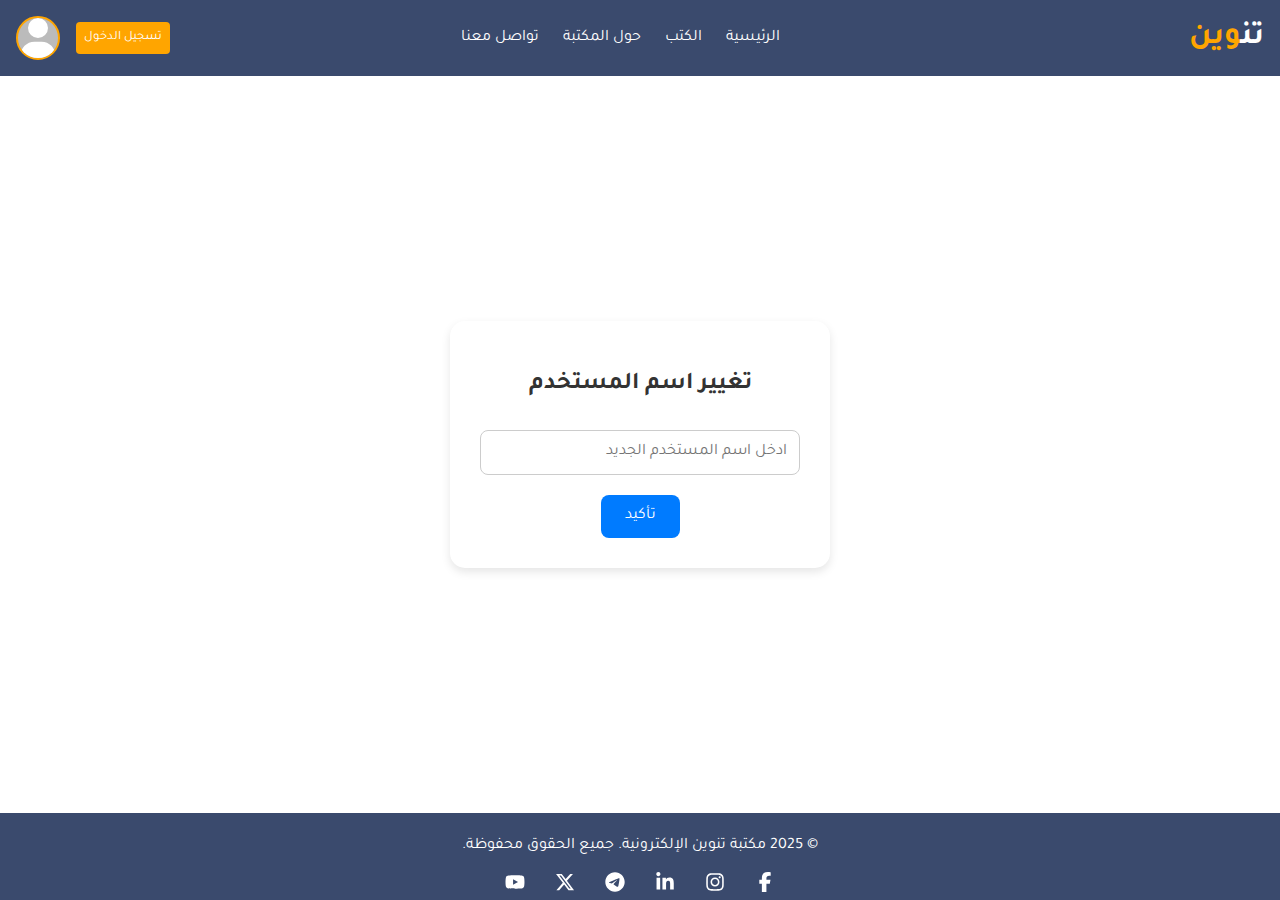
<file: pages/usernameChange.html>
<!DOCTYPE html>
<html lang="ar", dir="rtl">

<head>
    <meta charset="UTF-8">
    <title>تغيير اسم المستخدم</title>
    <link rel="stylesheet" href="/css/usernamChange.css">
</head>

<body>
    <section>
        <div class="container">
            <h2>
                تغيير اسم المستخدم
            </h2>
            <form>
                <input type="text" placeholder="ادخل اسم المستخدم الجديد" required>
                <button type="submit">تأكيد</button>
        </div>
        </form>
    </section>
    <script src="/js/header-footer.js"></script>
</body>

</html>
</file>
<file: css/home.css>
@import url('https://fonts.googleapis.com/css2?family=Tajawal:wght@200;300;400;500;700;800;900&display=swap');

:root {
    --primary-color: #3a4a6d;
    --secondary-color: #3498db;
    --contrast-color: orange;
}

body {
    height: 100vh;
    display: flex;
    flex-direction: column;
    font-family: 'Tajawal', Arial, Helvetica, sans-serif;
    margin: 0;
    padding: 0;
    background-color: #ddd;
    overflow-x: hidden;
}

.intro {
    background: linear-gradient(rgba(58, 74, 109, 1), rgba(58, 74, 109, 0.5));
    color: white;
    text-align: center;
    padding: 1rem;
}

.intro h1 {
    font-size: 3rem;
    opacity: 0;
    margin-bottom: 20px;
    animation: fadeIn 1s ease-out 0.4s forwards;
}

.intro p {
    font-size: 1.2rem;
    max-width: 700px;
    margin: 0 auto 20px;
}

.buttons a {
    display: inline-block;
    background-color: var(--contrast-color);
    color: white;
    padding: 10px 20px;
    margin: 30px 10px;
    text-decoration: none;
    border-radius: 5px;
    transition: transform 0.3s ease, background-color 0.3s ease;
}

.buttons a:hover {
    background-color: var(--primary-color);
    transform: scale(1.03);
}

.intro p {
    opacity: 0;
    animation: fadeIn 1s ease-out 0.6s forwards;
}

.buttons {
    opacity: 0;
    animation: fadeIn 1s ease-out 0.8s forwards;
}

section {
    display: grid;
    grid-template-columns: 1fr auto 1fr;
    justify-content: baseline;
    margin: 0;
    flex: 1;
    background: linear-gradient(rgba(58, 74, 109, 0.5), rgba(58, 74, 109, 1));
    color: white;
}

.sec1,
.sec2,
.sec3 {
    opacity: 0;
    animation: fadeIn 1s ease-out 1s forwards;
}

.sec1 {
    text-align: center;
    margin: 1rem;
}

.sec1 h2 {
    margin: 0;
}

.sec1 ul {
    list-style: none;
    padding: 0;
    margin: 1rem 0;
}

.sec1 li {
    margin: 5px 0;
}

.sec2 {
    text-align: center;
    margin: 1rem;
    justify-self: center;
}

.sec2 h2 {
    margin: 0;
}

.sec2 .email {
    display: flex;
    flex-direction: column;
    justify-content: center;
    align-items: center;
    text-align: center;
    padding: 10px;
}

.sec2 input {
    font-family: inherit;
    width: 100%;
    height: 30px;
    border-radius: 999px;
    border: none;
    outline: 2px solid transparent;
    padding: 10px 10px;
    transition: outline-color 0.3s;
    box-sizing: border-box;
    margin-bottom: 10px;
}

.sec2 input:focus {
    outline-color: var(--contrast-color);
}

.sec2 button {
    width: 30%;
    height: 30px;
    font-family: inherit;
    background-color: var(--contrast-color);
    border: none;
    border-radius: 5px;
    color: white;
    cursor: pointer;
}

.sec2 #message {
    margin: 0;
}

.sec3 {
    text-align: center;
    margin: 1rem;
    justify-self: center;
}

.sec3 h2 {
    margin: 0;
    padding: 0;
}

.sec3 ul {
    list-style: none;
    padding: 0;
    margin: 1rem;
}

.sec3 li {
    margin: 5px 0;
}



@keyframes fadeIn {
    from {
        opacity: 0;
    }

    to {
        opacity: 1;
    }
}
</file>
<file: css/search.css>
:root {
    --primary-color: #2c3e50;
    --secondary-color: #3498db;
    --light-color: #ecf0f1;
    --dark-color: #2c3e50;
}

.search-results {
    display: none;
    position: absolute;
    width: 100%;
    background: white;
    border: 1px solid #ddd;
    border-radius: 5px;
    box-shadow: 0 4px 8px rgba(0, 0, 0, 0.1);
    z-index: 100;
    max-height: 70vh;
    overflow-y: auto;
    margin-top: 5px;
}

.search-result-card {
    display: flex;
    padding: 15px;
    border-bottom: 1px solid #ddd;
    cursor: pointer;
    transition: background-color 0.2s;
}

.search-result-card:hover {
    background-color: #eee;
}

.search-result-cover {
    width: 60px;
    height: 90px;
    object-fit: cover;
    margin-left: 15px;
    border-radius: 3px;
    box-shadow: 0 2px 4px rgba(0, 0, 0, 0.1);
}

.search-result-info {
    flex: 1;
    min-width: 0;
}

.search-result-title {
    font-weight: bold;
    margin: 0 0 5px 0;
    color: black;
    font-size: 18px;
    white-space: nowrap;
    overflow: hidden;
    text-overflow: ellipsis;
}

.search-result-author {
    font-size: 16px;
    color: black;
    margin: 0 0 8px 0;
}

.search-result-description {
    font-size: 13px;
    color: black;
    margin: 0;
    line-height: 1.4;
}

.show-more-btn {
    background: none;
    border: none;
    color: var(--secondary-color);
    font-size: 12px;
    cursor: pointer;
    padding: 2px 0;
    margin-top: 5px;
}

.show-more-btn:hover {
    text-decoration: underline;
}

.no-results {
    padding: 15px;
    text-align: center;
    color: #666;
}
</file>
<file: css/grid-layout.css>
@import url('https://fonts.googleapis.com/css2?family=Tajawal:wght@200;300;400;500;700;800;900&display=swap');

body {
    display: flex;
    flex-direction: column;
    font-family: 'Tajawal', Arial, Helvetica, sans-serif;
    margin: 0;
    height: 100vh;
    padding: 0;
}

section {
    display: flex;
    flex-direction: column;
    flex: 1;
    align-items: center;
    background: linear-gradient(rgba(58, 74, 109, 1), rgba(58, 74, 109, 0.3), rgba(58, 74, 109, 1));
}

h1 {
    align-items: center;
    text-align: center;
    font-size: 2rem;
    width: 50%;
    color: white;
    margin: 2rem;
    padding-bottom: 1rem;
    border-bottom: 2px solid #3498db;
}

span {
    color: #3498db;
}

#books-container {
    display: grid;
    grid-template-columns: repeat(auto-fill, minmax(12rem, 1fr));
    max-width: 1000px;
    width: 80%;
    gap: 1rem;
    justify-content: center;
    padding: 20px;
    margin: 2rem;
}

.book-card {
    display: flex;
    justify-self: center;
    min-width: 10rem;
    max-width: 10rem;
    height: 15rem;
    padding: 1rem;
    color: white;
    border-radius: 5px;
    flex-direction: column;
    justify-content: flex-end;
    cursor: pointer;
    transition: transform 0.3s;
}

.book-card:hover {
    transform: scale(1.02);
}

.book-title {
    font-weight: bold;
    margin-bottom: 0.5rem;
}

.book-author {
    font-size: 1rem;
}
</file>
<file: css/book-page.css>
@import url('https://fonts.googleapis.com/css2?family=Tajawal:wght@200;300;400;500;700;800;900&display=swap');

:root {
    --primary-color: #3a4a6d;
    --secondary-color: #3498db;
    --light-color: #e0e5e6;
    --contrast-color: orange;

}

body {
    font-family: 'tajawal', Arial, Helvetica, sans-serif;
    display: flex;
    flex-direction: column;
    margin: 0;
    padding: 0;
    height: 100vh;

}

section {
    background: linear-gradient(#3a4a6d 0%, #9B7EBD 20% 80%, #3a4a6d);
    display: flex;
    flex-direction: column;
    justify-content: space-between;
    align-items: center;
}

.card {
    padding: 20px;
    max-width: 800px;
    width: 80%;
    margin: 20px 0px;
    background-color: var(--light-color);
    opacity: 0.8;
    border-radius: 16px;
    box-shadow: 0 4px 12px rgba(0, 0, 0, 0.1);
    text-align: center;
}

#book-title {
    font-size: 28px;
    font-weight: bold;
    color: #000000;
    margin-bottom: 10px;


}

#book-author {
    font-size: 18px;
    color: #880606;
    margin-bottom: 20px;
}

#book-cover {
    border-radius: 12px;
    box-shadow: 0 4px 8px rgba(0, 0, 0, 0.9);
    margin-bottom: 20px;
}

#book-description {
    font-size: 16px;
    line-height: 1.8;
    color: #243e64;
}

.favorite,
.more {
    font-family: inherit;
    font-size: 1rem;
    font-weight: bold;
    background-color: #9B7EBD;
    margin: 20px;
    color: white;
    border: none;
    outline: 5px solid transparent;
    border-radius: 5px ;
    padding: 10px 20px;
    cursor: pointer;
    transition: all 0.3s;
}

.favorite:hover,
.more:hover {
    outline-color: #7F55B1;
}

.favorite:active,
.more:active {
    opacity: 0.75;
}

.more span {
    color: var(--contrast-color);
}
</file>
<file: css/browse-books.css>
@import url('https://fonts.googleapis.com/css2?family=Tajawal:wght@200;300;400;500;700;800;900&display=swap');

body {
    font-family: 'Tajawal', Arial, Helvetica, sans-serif;
    margin: 0;
}

section {
    background: linear-gradient(rgba(58, 74, 109, 1), rgba(58, 74, 109, 0) 20% 80%, rgba(58, 74, 109, 1));
}

.search {
    display: flex;
    padding: 1.5rem 1rem;
}

.search-container {
    width: 100%;
    position: relative;
}

#search-bar {
    padding: 0.8rem;
    font-family: inherit;
    border: none;
    border-radius: 999px;
    width: 100%;
    box-sizing: border-box;
    font-size: 1rem;
    outline: 3px solid #eee;
    transition: outline-color 0.4s;
}

#search-bar:hover {
    outline-color: #999;
}

#search-bar:focus {
    outline-color: orange;
}

.search-container .magnifying-glass {
    width: 20px;
    height: 20px;
    position: absolute;
    left: 20px;
    top: 50%;
    transform: translateY(-50%);
    opacity: 0.5;
}

.genre-section {
    padding: 1rem 1rem;
}

.genre-title {
    font-size: 1.5rem;
    color: black;
    margin: 0;
    padding-bottom: 0.5rem;
    border-bottom: 2px solid #3498db;
}

.books-container {
    display: flex;
    gap: 1rem;
    overflow-x: auto;
    padding-bottom: 0.5rem;
}

.book-card {
    display: flex;
    min-width: 180px;
    max-width: 180px;
    height: 250px;
    padding: 1rem;
    margin: 1rem 0.5rem 0 0;
    color: white;
    border-radius: 5px;
    flex-direction: column;
    justify-content: flex-end;
    cursor: pointer;
    transition: transform 0.3s;
}

.book-card:hover {
    transform: scale(1.02);
}

.book-title {
    font-weight: bold;
    margin-bottom: 0.5rem;
}

.book-author {
    font-size: 1rem;
}

.view-all {
    text-align: left;
    margin-top: 1rem;
}

.view-all a {
    color: #3498db;
    font-weight: bold;
    background-color: white;
    padding: 5px 10px;
    border-radius: 5px;
    text-decoration: none;
    font-size: 0.9rem;
}
</file>
<file: css/contactUs.css>
@import url('https://fonts.googleapis.com/css2?family=Tajawal:wght@200;300;400;500;700;800;900&display=swap');


body {
  font-family: 'tajawal', Arial, Helvetica, sans-serif;
  margin: 0;
}

.contact-container {
  width: 80%;
  max-width: 600px;
  margin: 20px auto;
  background-color: white;
  padding: 2rem;
  border-radius: 10px;
  box-shadow: 0 0.5em 1em rgba(0, 0, 0, 0.2);
}

.contact-container h1 {
  color: #2c3e50;
  margin: 20px 0;
  font-size: 2em;
}

.welcome {
  color: #2c3e50;
  margin: 10px 0;
  font-size: 1em;
  font-weight: 500;
}
.contact-container label {
  display: block;
  font-weight: 500;
  margin: 30px 5px 10px 10px;
  color: #333;
  font-size: 1em;
}

input,
textarea {
  width: 100%;
  padding: 3%;
  border: 2px solid #2c3e50;
  border-radius: 10px;
  box-sizing: border-box;
  font-size: 1em;
}

button {
  display: block;
  font-family: inherit;
  margin: 20px auto;
  background-color: #2980b9;
  color: white;
  border: none;
  padding: 15px 30px;
  border-radius: 10px;
  cursor: pointer;
  font-size: 1.2em;
  transition: background-color 0.3s;
}

button:hover {
  background-color: #1c5980;
}

.contact-details {
  margin: 2rem;
  border-top: 2px solid #aaa;
}

.contact-details ul {
  list-style: none;
  font-size: 1.2rem;
  padding: 0;
  margin: 20px;
}

.contact-details ul label {
  font-size: 1.2rem;
  font-weight: bold;
}

.contact-details ul li {
  margin-right: 20px;
  direction: ltr;
  margin: 10px;
}
</file>
<file: css/header-footer.css>
:root {
    --primary: #3a4a6d;
    --secondary: orange;
}

header {
    display: grid;
    grid-template-columns: 1fr auto 1fr;
    align-items: center;
    padding: 1rem;
    margin: 0;
    background-color: var(--primary);
    color: white;
}

.logo {
    justify-content: center;
    align-items: center;
    justify-self: right;
    font-size: 2rem;
    font-weight: bold;
    text-decoration: none;
    color: white;
    transition: font-size 0.3s;
}

.logo span {
    color: var(--secondary);
}

nav ul {
    display: flex;
    justify-self: center;
    list-style: none;
    align-items: center;
    gap: 1.5rem;
    margin: 0 10px;
}

nav ul li a {
    color: white;
    text-decoration: none;
    font-size: 1rem;
    transition: color 0.3s, font-size 0.3s;
}

nav ul li a:hover {
    color: var(--secondary);
    font-size: 1.1rem;
}

.profile {
    display: flex;
    flex-direction: row-reverse;
    justify-self: left;
    justify-content: center;
    align-items: center;
    gap: 1rem;
}

.sign-up {
    font-family: inherit;
    text-align: center;
    text-decoration: none;
    background-color: var(--secondary);
    border-radius: 4px;
    color: white;
    border: none;
    margin: 0;
    padding: 0.5rem;
    font-size: 0.8rem;
    cursor: pointer;
    transition: transform 0.3s, opacity 0.3s;
}

.sign-up:hover {
    opacity: 0.75;
    transform: scale(1.05);

}

.profile a {
    display: flex;
    flex-direction: column;
    margin: 0;
    padding: 0;
    justify-content: center;
    align-items: center;
    text-decoration: none;
}

.profile-image {
    width: 40px;
    height: 40px;
    border: 2px solid var(--secondary);
    border-radius: 50%;
    background: #bbb;
    background-repeat: no-repeat;
    background-position: center center;
    cursor: pointer;
    transition: transform 0.3s;
}

.profile-image:hover {
    transform: scale(1.1);
}

footer {
    background-color: var(--primary);
    color: white;
    text-align: center;
    padding: 0.5rem;
}

.social-media {
    display: flex;
    justify-content: center;
    align-items: center;
    gap: 30px;
}

footer a {
    display: flex;
    justify-content: center;
    align-items: center;
    text-decoration: none;
    color: white;
}

footer img {
    width: 20px;
    height: 20px;
    transition: transform 0.2s;
}

footer img:hover {
    transform: scale(1.1);
}
</file>
<file: css/emailChange.css>
@import url('https://fonts.googleapis.com/css2?family=Tajawal:wght@200;300;400;500;700;800;900&display=swap');

body {
  font-family: 'tajawal', Arial, Helvetica, sans-serif;
  display: flex;
  flex-direction: column;
  margin: 0;
  padding: 0;
  height: 100vh;
}

section {
  margin: 0;
  padding: 0;
  display: flex;
  justify-content: center;
  align-items: center;
  flex: 1;
}


.container {
  background-color: white;
  padding: 30px;
  border-radius: 15px;
  box-shadow: 0 4px 10px rgba(0, 0, 0, 0.1);
  width: 320px;
  text-align: center;
}

h2 {
  margin-bottom: 20px;
  color: #333;
  font-size: 1.5rem;
}

input[type="email"] {
  font-family: inherit;
  box-sizing: border-box;
  width: 100%;
  padding: 12px;
  margin-top: 10px;
  margin-bottom: 20px;
  border: 1px solid #ccc;
  border-radius: 8px;
  font-size: 16px;
  text-align: right;
}

button {
  font-family: inherit;
  padding: 12px 24px;
  background-color: #007bff;
  color: white;
  border: none;
  border-radius: 8px;
  cursor: pointer;
  font-size: 16px;
  transition: background-color 0.3s ease;
}

button:hover {
  background-color: #0056b3;
}
</file>
<file: css/libraryInfo.css>
@import url('https://fonts.googleapis.com/css2?family=Tajawal:wght@200;300;400;500;700;800;900&display=swap');

body {
    font-family: 'tajawal', Arial, Helvetica, sans-serif;
    color:#333;
    margin: 0;
    background-color: #f9f9f9;
}

.container {
    width: 100%;
    margin: 0 auto;
    padding: 0 20px;
    box-sizing: border-box;
}


h1 {
    margin: 0;
    font-size: 2.5rem;
}

.intro {
    background: linear-gradient(rgba(58, 74, 109, 1), rgba(58, 74, 109, 0.5));
    background-size: cover;
    background-position: center;
    color: white;
    padding: 100px 0;
    text-align: center;
}

.section {
    padding: 60px 0;
}

.section-title {
    text-align: center;
    color: #3a4a6d;
    margin-bottom: 40px;
    position: relative;
}

.section-title:after {
    content: "";
    display: block;
    width: 80px;
    height: 3px;
    background: #e67e22;
    margin: 15px auto;
}

.about-content {
    display: flex;
    flex-wrap: wrap;
    align-items: center;
    gap: 40px;
}

.about-text {
    flex: 1;
    min-width: 300px;
}

.about-image {
    flex: 1;
    min-width: 300px;
    text-align: center;
}

.about-image img {
    max-width: 100%;
    border-radius: 8px;
    box-shadow: 0 5px 15px rgba(0,0,0,0.1);
}

.features {
    display: grid;
    grid-template-columns: repeat(auto-fit, minmax(300px, 1fr));
    gap: 30px;
    margin-top: 40px;
}

.feature-card {
    background: white;
    padding: 30px;
    border-radius: 8px;
    box-shadow: 0 5px 15px rgba(0,0,0,0.05);
    text-align: center;
    transition: transform 0.3s ease;
}

.feature-card:hover {
    transform: translateY(-10px);
}

.feature-icon {
    font-size: 2.5rem;
    color: #3498db;
    margin-bottom: 20px;
}


.team {
    background-color: #f5f7fa;
}

.team-members {
    display: grid;
    grid-template-columns: repeat(auto-fit, minmax(250px, 1fr));
    gap: 30px;
}

.team-member {
    background: white;
    padding: 20px;
    border-radius: 8px;
    box-shadow: 0 5px 15px rgba(0,0,0,0.05);
    text-align: center;
}



.before-footer{
    background-color: #e67e22;
    color: white;
    text-align: center;
    padding: 80px 0;
}

.before-footer h2 {
    margin-bottom: 30px;
}

.btn {
    display: inline-block;
    background: #3a4a6d;
    color: white;
    padding: 12px 30px;
    border-radius: 30px;
    text-decoration: none;
    font-weight: bold;
    transition: all 0.3s ease;
}

.btn:hover {
    background: white;
    color: #3a4a6d;
    transform: translateY(-3px);
}
</file>
<file: css/passwordChange.css>
@import url('https://fonts.googleapis.com/css2?family=Tajawal:wght@200;300;400;500;700;800;900&display=swap');

body {
  font-family: 'tajawal', Arial, Helvetica, sans-serif;
  display: flex;
  flex-direction: column;
  margin: 0;
  padding: 0;
  height: 100vh;
}

section {
  margin: 0;
  padding: 0;
  display: flex;
  justify-content: center;
  align-items: center;
  flex: 1;
}


.container {
  background-color: white;
  padding: 30px;
  border-radius: 15px;
  box-shadow: 0 4px 10px rgba(0, 0, 0, 0.1);
  width: 320px;
  text-align: center;
}

h2 {
  margin-bottom: 20px;
  color: #333;
  font-size: 1.5rem;
}

input[type="password"] {
  font-family: inherit;
  box-sizing: border-box;
  width: 100%;
  padding: 12px;
  margin-top: 10px;
  margin-bottom: 20px;
  border: 1px solid #ccc;
  border-radius: 8px;
  font-size: 16px;
  text-align: right;
}

button {
  font-family: inherit;
  padding: 12px 24px;
  background-color: #007bff;
  color: white;
  border: none;
  border-radius: 8px;
  cursor: pointer;
  font-size: 16px;
  transition: background-color 0.3s ease;
}

button:hover {
  background-color: #0056b3;
}
</file>
<file: css/profile.css>
@import url('https://fonts.googleapis.com/css2?family=Tajawal:wght@200;300;400;500;700;800;900&display=swap');


body {
  font-family: 'tajawal', Arial, Helvetica, sans-serif;
  background-color: #E0CEBE;
  margin: 0;
  padding: 0;
  display: flex;
  flex-direction: column;
  height: 100vh;
}


.profile-section {
  display: flex;
  flex-direction: column;
  justify-content: center;
  align-items: center;
  flex: 1;
}


.user-card {
  background-color: rgba(255, 255, 255, 0.9);
  border-radius: 1em;
  padding: 2em;
  text-align: center;
  box-shadow: 0 4px 10px rgba(0, 0, 0, 0.1);
  width: 300px;
}

.user-image {
  width: 120px;
  height: 120px;
  border-radius: 50%;
  margin-bottom: 1em;
  background-color: #bbb;
}

.user-name {
  font-size: 2rem;
  color: #333;
  margin: 0;
}


.options-list {
  margin-top: 2em;
  width: 300px;
}

.options-list ul {
  list-style: none;
  padding: 0;
  margin: 0;
  font-size: 1.2rem;
}

.options-list li {
  margin-bottom: 1em;
  transition: background-color 0.3s ease, padding-right 0.3s ease;
  background-color: rgba(255, 255, 255, 0.7);
  padding: 0.5em 1em;
  border-radius: 0.5em;
}

.options-list li:hover {
  background-color: #fff;
  padding-right: 1.5em;
  border-right: 5px solid #303280;
}

.options-list a {
  text-decoration: none;
  color: black;
  display: block;
}
</file>
<file: css/signin.css>
@import url('https://fonts.googleapis.com/css2?family=Tajawal:wght@200;300;400;500;700;800;900&display=swap');


body {
    font-family: 'tajawal', Arial, Helvetica, sans-serif;
    display: flex;
    flex-direction: column;
    background: url(/assets/images/library.jpeg);
    background-position: center;
    background-size: cover;
    background-repeat: no-repeat;
    height: 100vh;
    margin: 0;
    padding: 0;
}

section {
    display: flex;
    flex-direction: column;
    justify-content: center;
    align-items: center;
    flex: 1;
}

.form {
    position: relative;
    display: flex;
    flex-direction: column;
    justify-content: space-between;
    align-items: center;
    background-color: rgba(0, 0, 0, 0.5);
    border-radius: 25px;
    width: 80%;
    max-width: 300px;
    height: 400px;
}

.signin {
    color: white;
}

.info {
    display: flex;
    flex-direction: column;
    row-gap: 20px;
    justify-content: center;
    align-items: center;
    width: 80%;
}

.info div {
    position: relative;
    width: 100%;
}

.info img {
    position: absolute;
    left: 10px;
    top: 50%;
    transform: translateY(-50%);
}

.info input{
    position: relative;
    font-family: inherit;
    padding: 5px 10px;
    width: 100%;
    border: none;
    border-radius: 5px 5px 5px 15px;
    box-sizing: border-box;
}

.info .login {
    font-family: inherit;
    border: none;
    font-size: 1rem;
    background-color: orange;
    border-radius: 5px;
    color: white;
    padding: 5px 10px;
}

.no-account {
    display: flex;
    flex-direction: column;
    justify-content: center;
    align-items: center;
    row-gap: 10px;
    padding: 1rem;
}

.no-account p {
    margin: 0;
    color: red;
}

.no-account a {
    text-decoration: none;
    color: white;
    background-color: orange;
    padding: 5px 10px;
    border-radius: 5px;
    cursor: pointer;
}
</file>
<file: css/signup.css>
@import url('https://fonts.googleapis.com/css2?family=Tajawal:wght@200;300;400;500;700;800;900&display=swap');


body {
    font-family: 'tajawal', Arial, Helvetica, sans-serif;
    display: flex;
    flex-direction: column;
    background: url(/assets/images/library.jpeg);
    background-position: center;
    background-size: cover;
    background-repeat: no-repeat;
    height: 100vh;
    margin: 0;
    padding: 0;
}

section {
    display: flex;
    flex-direction: column;
    justify-content: center;
    align-items: center;
    flex: 1;
}

.form {
    position: relative;
    display: flex;
    flex-direction: column;
    justify-content: space-between;
    align-items: center;
    background-color: rgba(0, 0, 0, 0.5);
    border-radius: 25px;
    width: 80%;
    max-width: 300px;
    height: 500px;
}

.signup {
    color: white;
}

.info {
    display: flex;
    flex-direction: column;
    row-gap: 20px;
    justify-content: center;
    align-items: center;
    width: 80%;
}

.info div {
    position: relative;
    width: 100%;
}

.info img {
    position: absolute;
    left: 10px;
    top: 50%;
    transform: translateY(-50%);
}

.info input {
    position: relative;
    font-family: inherit;
    padding: 5px 10px;
    width: 100%;
    border: none;
    border-radius: 5px 5px 5px 15px;
    box-sizing: border-box;
}

.info .create-account {
    font-family: inherit;
    border: none;
    font-size: 1rem;
    background-color: orange;
    border-radius: 5px;
    color: white;
    padding: 5px 10px;
    cursor: pointer;
}

.yes-account {
    display: flex;
    flex-direction: column;
    justify-content: center;
    align-items: center;
    row-gap: 10px;
    padding: 1rem;
}

.yes-account p {
    margin: 0;
    color: red;
}

.yes-account a {
    text-decoration: none;
    color: white;
    background-color: orange;
    padding: 5px 10px;
    border-radius: 5px;
}
</file>
<file: css/usernamChange.css>
@import url('https://fonts.googleapis.com/css2?family=Tajawal:wght@200;300;400;500;700;800;900&display=swap');

body {
  font-family: 'tajawal', Arial, Helvetica, sans-serif;
  display: flex;
  flex-direction: column;
  margin: 0;
  padding: 0;
  height: 100vh;
}

section {
  margin: 0;
  padding: 0;
  display: flex;
  justify-content: center;
  align-items: center;
  flex: 1;
}


.container {
  background-color: white;
  padding: 30px;
  border-radius: 15px;
  box-shadow: 0 4px 10px rgba(0, 0, 0, 0.1);
  width: 320px;
  text-align: center;
}

h2 {
  margin-bottom: 20px;
  color: #333;
  font-size: 1.5rem;
}

input[type="text"] {
  font-family: inherit;
  box-sizing: border-box;
  width: 100%;
  padding: 12px;
  margin-top: 10px;
  margin-bottom: 20px;
  border: 1px solid #ccc;
  border-radius: 8px;
  font-size: 16px;
  text-align: right;
}

button {
  font-family: inherit;
  padding: 12px 24px;
  background-color: #007bff;
  color: white;
  border: none;
  border-radius: 8px;
  cursor: pointer;
  font-size: 16px;
  transition: background-color 0.3s ease;
}

button:hover {
  background-color: #0056b3;
}
</file>
